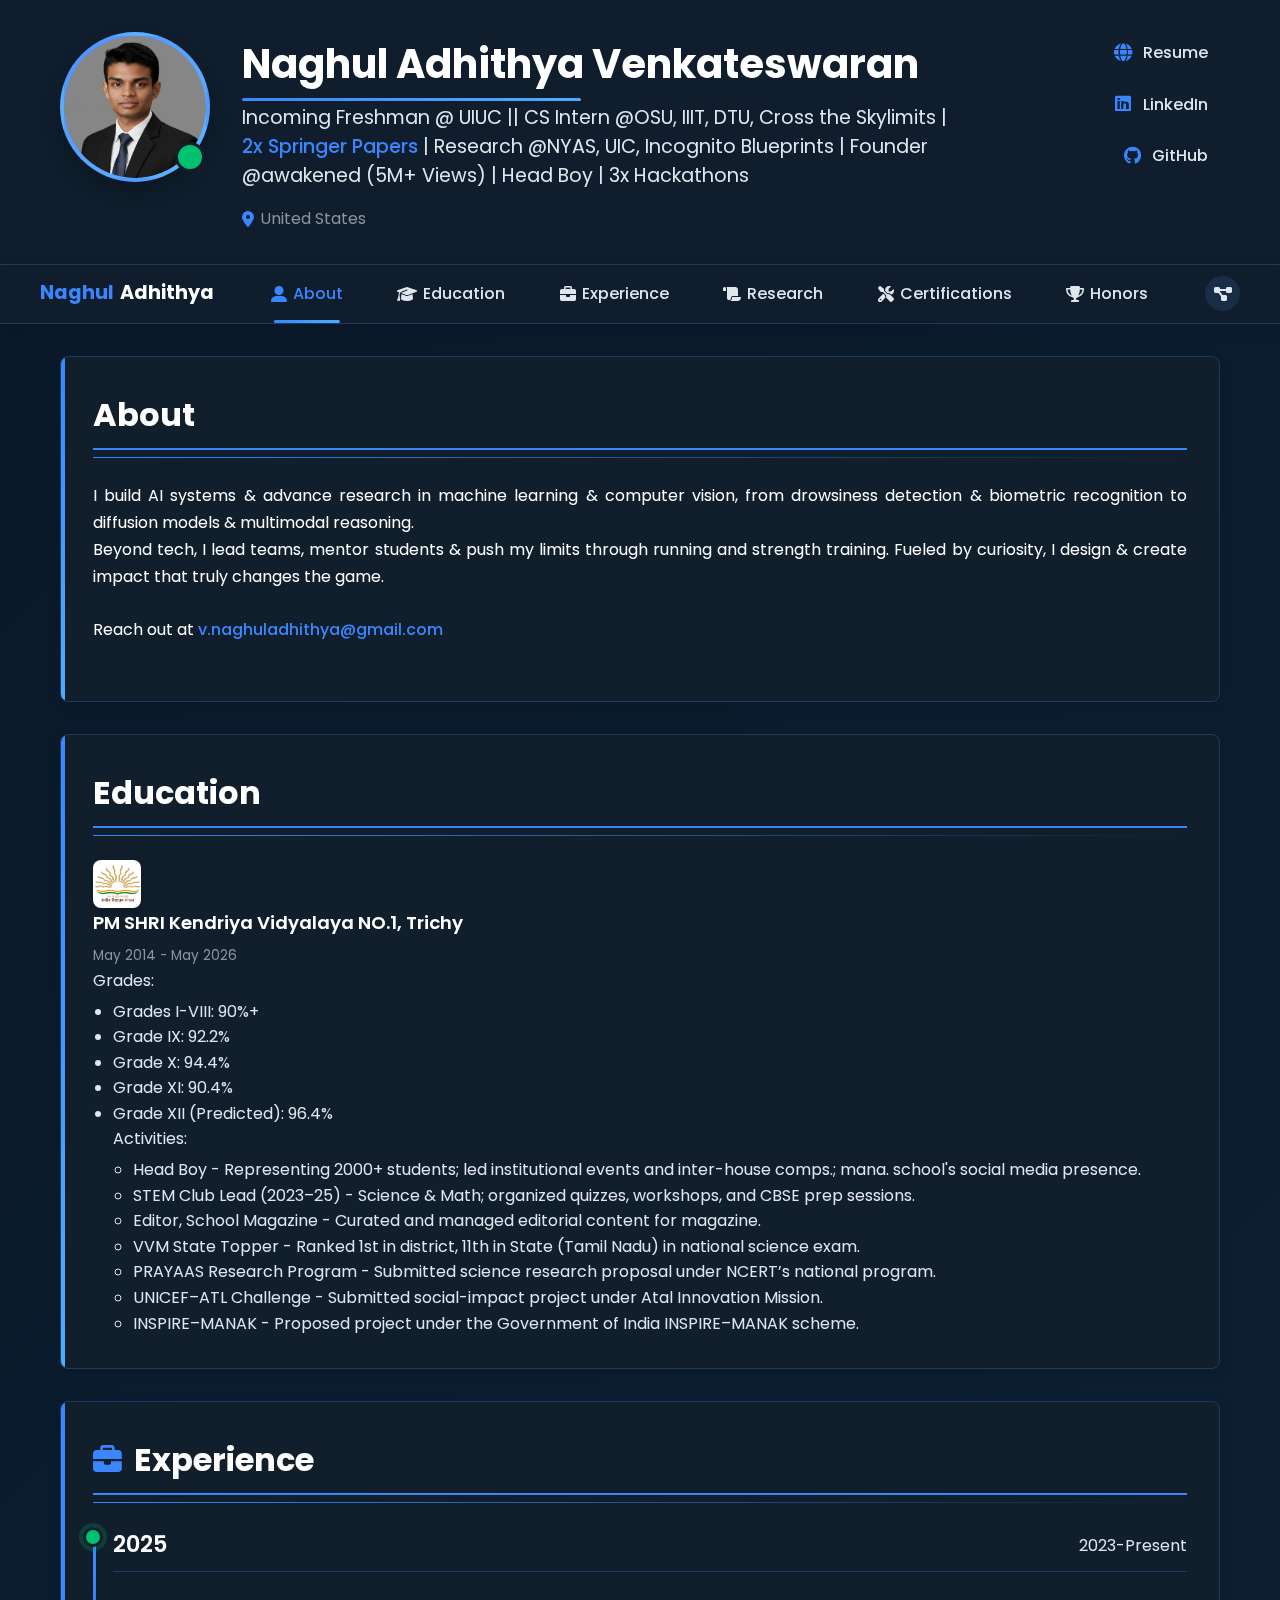
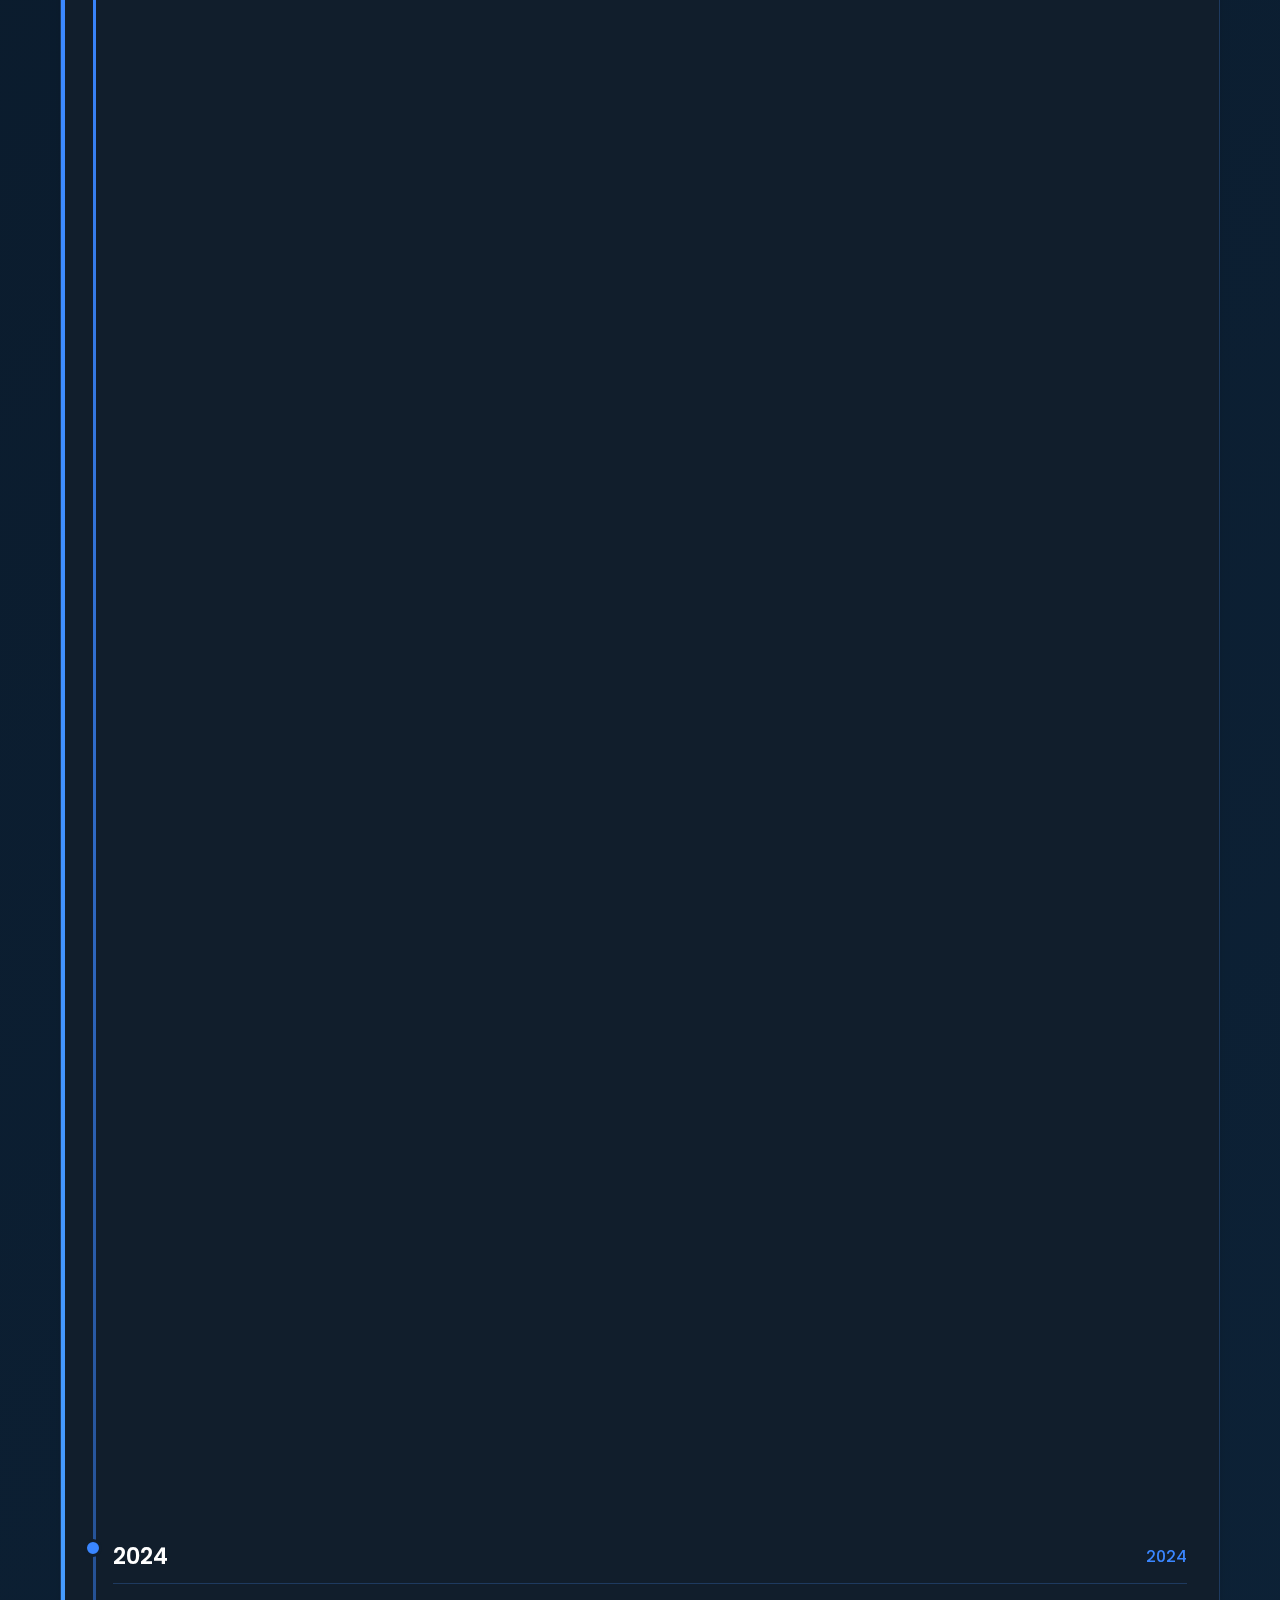
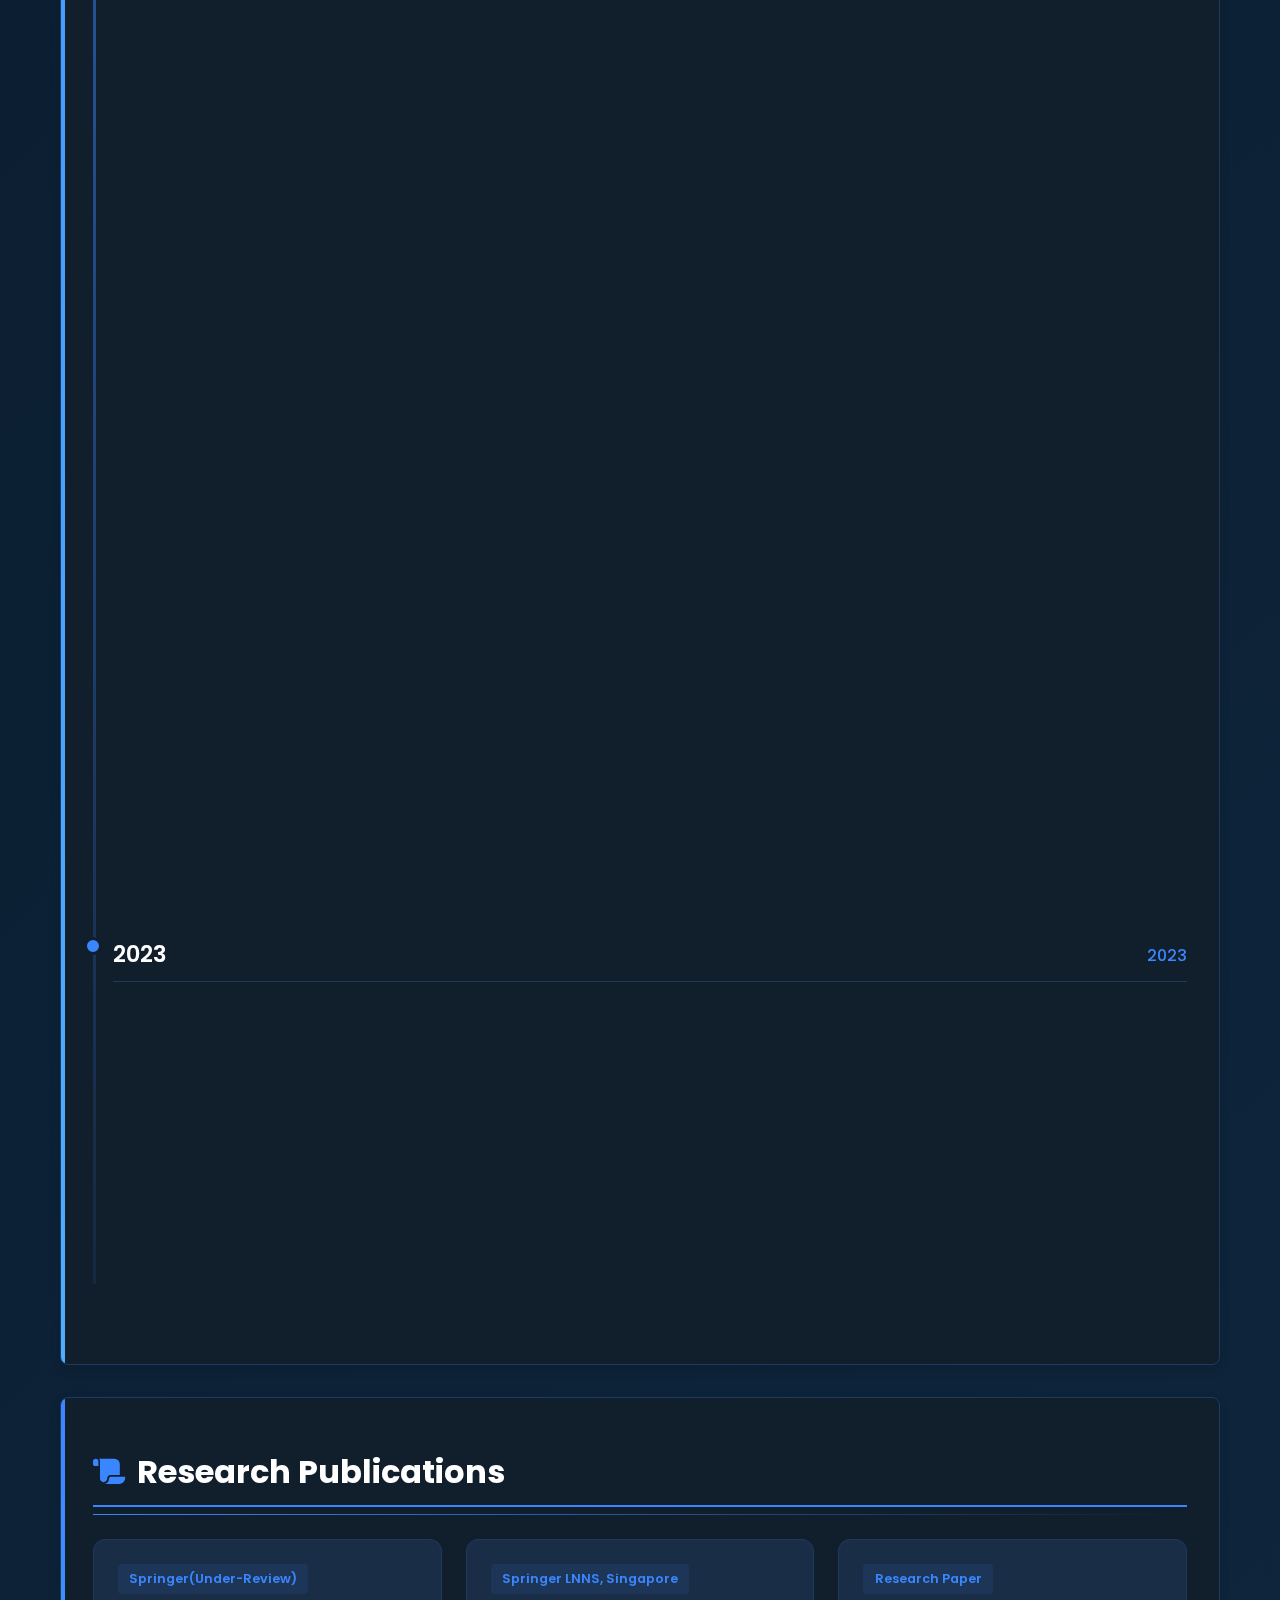
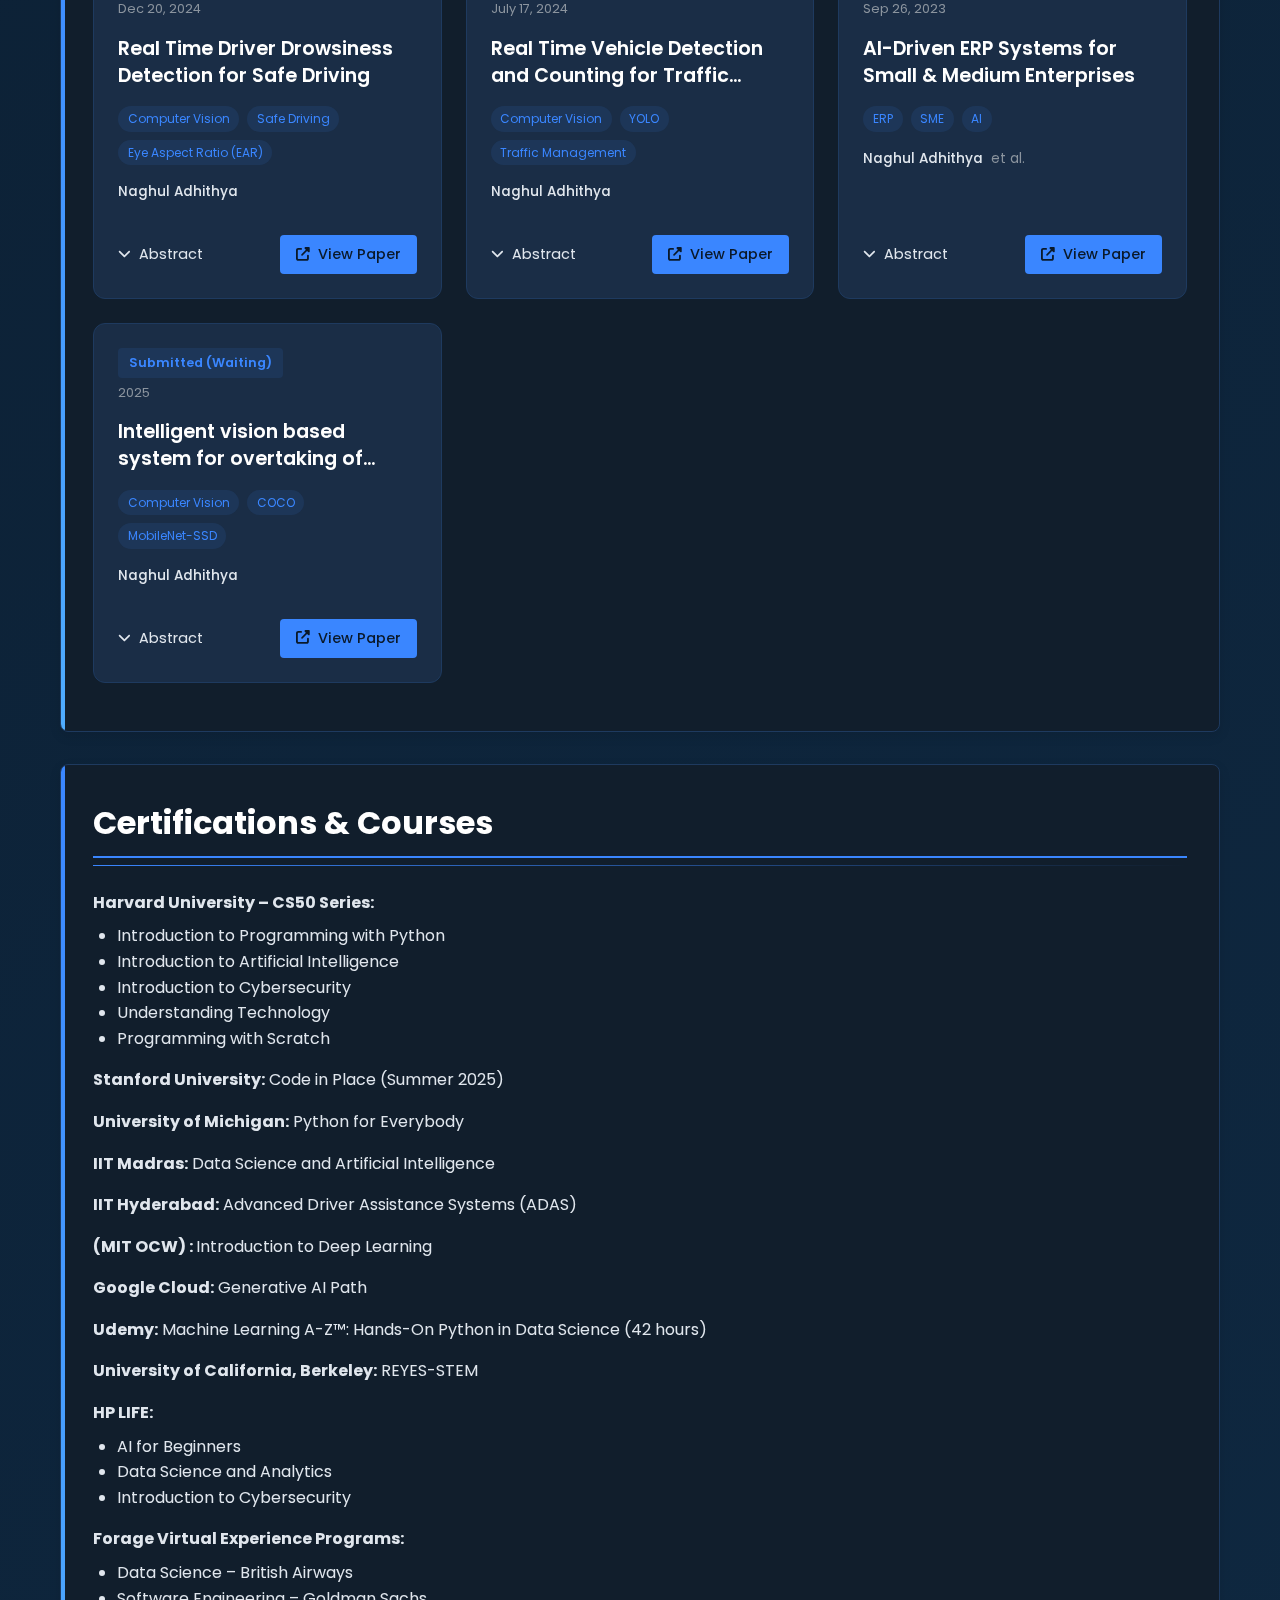
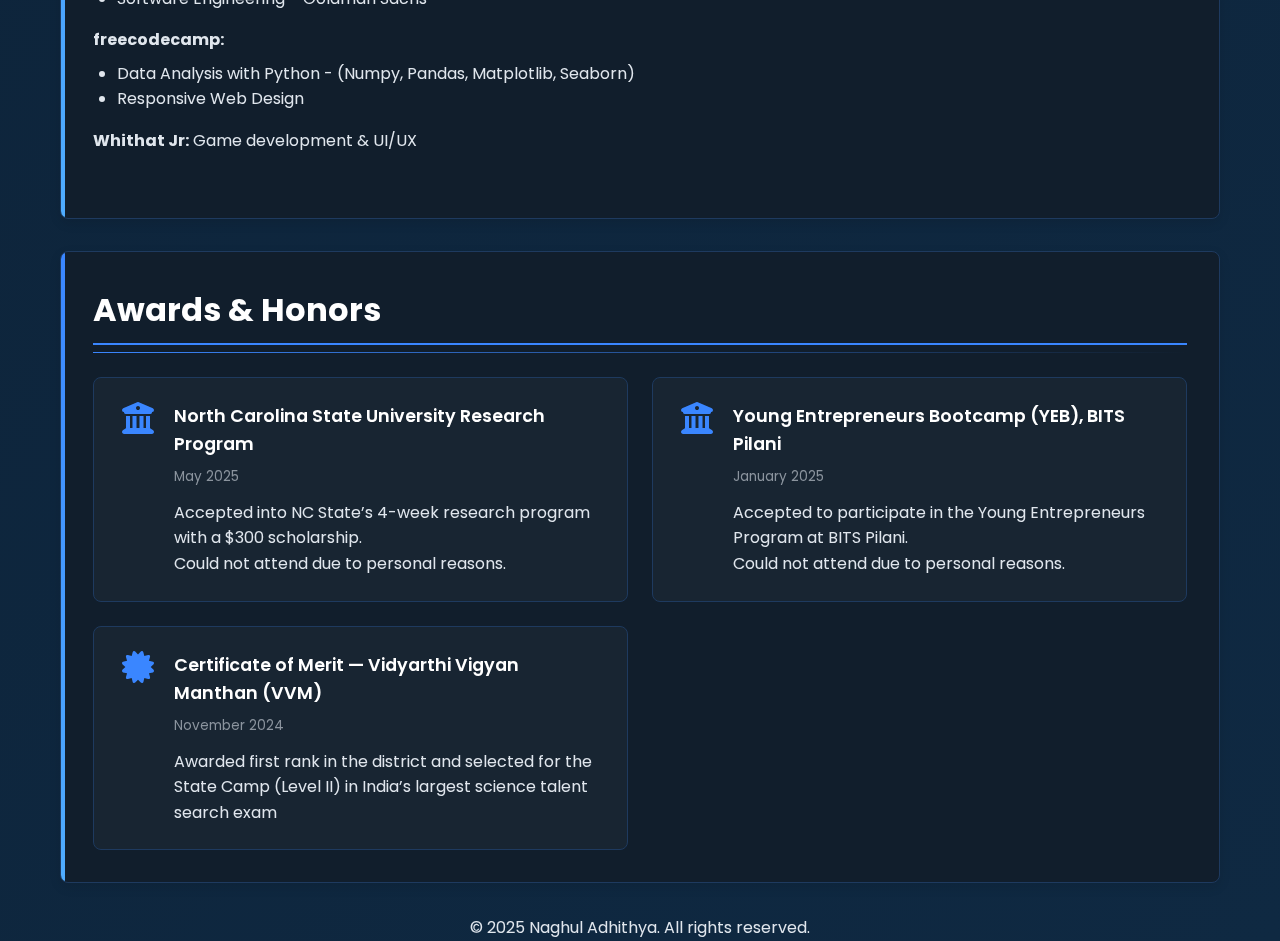
<file: index.html>
<!DOCTYPE html>
<html lang="en">
<head>
    <meta charset="UTF-8">
    <meta name="viewport" content="width=device-width, initial-scale=1.0">
    <title>Naghul Adhithya - Portfolio</title>
    <link rel="icon" href="/images/profile.png" type="image/png">


      <!-- SEO Meta Tags -->
    <title>Naghul Adhithya | AI Researcher & Innovator</title>
    <meta name="description" content="Official website of Naghul Adhithya, an AI researcher, innovator, and student working at the intersection of computer vision, LLMs, and social impact.">
    <meta name="author" content="Naghul Adhithya">

  <!-- Open Graph (for LinkedIn, WhatsApp, Facebook, etc.) -->
    <meta property="og:title" content=" Adhithya | Portfolio">
    <meta property="og:description" content="Explore the portfolio and research work of Naghul Adhithya, focused on AI, ML, and computer vision projects.">
    <meta property="og:image" content="https://naghuladhithya.github.io/images/naghul.png"> 
    <meta property="og:url" content="https://naghuladhithya.github.io/">
    <meta property="og:type" content="website">

  <!-- Twitter Card -->
    <meta name="twitter:card" content="summary_large_image">
    <link rel="stylesheet" href="https://cdnjs.cloudflare.com/ajax/libs/font-awesome/6.4.0/css/all.min.css">
    <style>
        @import url('https://fonts.googleapis.com/css2?family=Poppins:wght@300;400;500;600;700&family=Montserrat:wght@400;500;600;700&display=swap');

        :root {
            --primary: #0a1929;
            --secondary: #111e2c;
            --accent: #3a86ff;
            --accent-gradient: linear-gradient(135deg, #3a86ff 0%, #4facfe 100%);
            --accent-soft: rgba(58, 134, 255, 0.15);
            --text: #e0e6ed;
            --text-muted: #8b949e;
            --text-bright: #ffffff;
            --border: #1e3a5f;
            --card: #0f1923;
            --hover: #1a2d46;
            --success: #00c16e;
            --warning: #ffd166;
            --danger: #ef476f;
            --gradient-bg: linear-gradient(135deg, #0a1929 0%, #0f2942 100%);
        }

        * {
            margin: 0;
            padding: 0;
            box-sizing: border-box;
            font-family: 'Poppins', -apple-system, BlinkMacSystemFont, 'Segoe UI', Roboto, Oxygen, Ubuntu, Cantarell, 'Open Sans', 'Helvetica Neue', sans-serif;
        }

        html {
            scroll-behavior: smooth;
        }

        body {
            background-color: var(--primary);
            background-image: var(--gradient-bg);
            color: var(--text);
            line-height: 1.6;
        }

        .container {
            max-width: 1200px;
            margin: 0 auto;
            padding: 0 20px;
        }

        /* Animated Background */
        .bg-animation {
            position: fixed;
            top: 0;
            left: 0;
            width: 100%;
            height: 100%;
            z-index: -1;
            opacity: 0.4;
            overflow: hidden;
        }

        .bg-animation span {
            position: absolute;
            display: block;
            width: 20px;
            height: 20px;
            background: rgba(58, 134, 255, 0.1);
            border-radius: 50%;
            animation: animate 25s linear infinite;
        }

        .bg-animation span:nth-child(1) {
            left: 25%;
            width: 80px;
            height: 80px;
            animation-delay: 0s;
        }


        .bg-animation span:nth-child(2) {
            left: 10%;
            width: 20px;
            height: 20px;
            animation-delay: 2s;
            animation-duration: 12s;
        }

        .bg-animation span:nth-child(3) {
            left: 70%;
            width: 20px;
            height: 20px;
            animation-delay: 4s;
        }

        .bg-animation span:nth-child(4) {
            left: 40%;
            width: 60px;
            height: 60px;
            animation-delay: 0s;
            animation-duration: 18s;
        }

        .bg-animation span:nth-child(5) {
            left: 65%;
            width: 20px;
            height: 20px;
            animation-delay: 0s;
        }

        .bg-animation span:nth-child(6) {
            left: 75%;
            width: 110px;
            height: 110px;
            animation-delay: 3s;
        }

        .bg-animation span:nth-child(7) {
            left: 35%;
            width: 150px;
            height: 150px;
            animation-delay: 7s;
        }

        .bg-animation span:nth-child(8) {
            left: 50%;
            width: 25px;
            height: 25px;
            animation-delay: 15s;
            animation-duration: 45s;
        }

        .bg-animation span:nth-child(9) {
            left: 20%;
            width: 15px;
            height: 15px;
            animation-delay: 2s;
            animation-duration: 35s;
        }

        .bg-animation span:nth-child(10) {
            left: 85%;
            width: 150px;
            height: 150px;
            animation-delay: 0s;
            animation-duration: 11s;
        }

        @keyframes animate {
            0% {
                transform: translateY(0) rotate(0deg);
                opacity: 1;
                border-radius: 50%;
            }

            100% {
                transform: translateY(-1000px) rotate(720deg);
                opacity: 0;
                border-radius: 50%;
            }
        }


        .certifications {
  margin: 2rem 0;
  font-family: Arial, sans-serif;
}

.certifications h2 {
  font-size: 1.8rem;
  margin-bottom: 1rem;
  color: #333;
}

.certification-list {
  list-style-type: none;
  padding: 0;
}

.certification-list > li {
  margin-bottom: 1rem;
}

.certification-group ul {
  margin-top: 0.5rem;
  padding-left: 1.5rem;
  list-style-type: disc;
}

.certification-item {
  margin-bottom: 0.5rem;
}




/* Styling for Summary Section */
.section-title {
  font-size: 32px;
  margin-bottom: 20px;
  text-align: center;
  color: white; /* Make section title white too */
}

#about h2 {
  font-size: 24px;
  margin-top: 20px;
  color: white; /* Changed to white */
}

#about p {
  text-align: justify;
  line-height: 1.7;
  color: white; /* Changed to white */
}



        /* Header Styling */
        header {
            background-color: rgba(17, 30, 44, 0.9);
            color: var(--text-bright);
            padding: 2rem 0;
            border-bottom: 1px solid var(--border);
            backdrop-filter: blur(10px);
            -webkit-backdrop-filter: blur(10px);
            position: relative;
        }

        .profile-header {
            display: flex;
            flex-direction: column;
            gap: 1.5rem;
        }

        .profile-header-top {
            display: flex;
            justify-content: space-between;
            align-items: flex-start;
            flex-wrap: wrap;
            gap: 2rem;
        }

        .profile-image-container {
            position: relative;
        }

        .profile-image {
            width: 150px;
            height: 150px;
            border-radius: 50%;
            object-fit: cover;
            background: var(--accent-gradient);
            display: flex;
            align-items: center;
            justify-content: center;
            color: var(--text-bright);
            font-size: 3rem;
            border: 4px solid rgba(255, 255, 255, 0.1);
            box-shadow: 0 10px 20px rgba(0, 0, 0, 0.2);
            position: relative;
            z-index: 1;
            overflow: hidden;
        }

        .profile-image::before {
            content: '';
            position: absolute;
            width: 100%;
            height: 100%;
            background: linear-gradient(135deg, rgba(58, 134, 255, 0.8), rgba(111, 191, 252, 0.4));
            animation: rotate 4s linear infinite;
        }

        @keyframes rotate {
            0% {
                transform: rotate(0deg);
            }
            100% {
                transform: rotate(360deg);
            }
        }

        .profile-status {
            position: absolute;
            bottom: 10px;
            right: 5px;
            width: 30px;
            height: 30px;
            background-color: var(--success);
            border-radius: 50%;
            border: 3px solid var(--secondary);
            z-index: 2;
        }

        .profile-info {
            flex: 1;
            min-width: 300px;
        }

        .profile-name {
            font-size: 2.5rem;
            font-weight: 700;
            margin-bottom: 0.5rem;
            color: var(--text-bright);
            position: relative;
            display: inline-block;
        }

        .profile-name::after {
            content: '';
            position: absolute;
            width: 50%;
            height: 3px;
            bottom: -5px;
            left: 0;
            background: var(--accent-gradient);
            border-radius: 10px;
        }

        .profile-title {
            font-size: 1.2rem;
            color: var(--text);
            margin-bottom: 1rem;
            line-height: 1.5;
        }

        .highlight {
            color: var(--accent);
            font-weight: 500;
        }

        .profile-location {
            color: var(--text-muted);
            display: flex;
            align-items: center;
            gap: 6px;
        }

        .profile-location i {
            color: var(--accent);
        }

        .contact-info {
            text-align: right;
            min-width: 200px;
        }

        .contact-links {
            display: flex;
            flex-direction: column;
            gap: 10px;
        }

        .contact-link {
            display: flex;
            align-items: center;
            justify-content: flex-end;
            gap: 8px;
            color: var(--text);
            text-decoration: none;
            transition: all 0.3s ease;
            padding: 8px 12px;
            border-radius: 6px;
        }

        .contact-link:hover {
            background-color: var(--hover);
            transform: translateX(-5px);
        }

        .contact-link i {
            font-size: 18px;
            width: 24px;
            text-align: center;
            color: var(--accent);
        }

        .contact-link span {
            font-weight: 500;
        }

        /* Navigation Styling */
        .nav {
            background-color: rgba(17, 30, 44, 0.95);
            position: sticky;
            top: 0;
            z-index: 100;
            border-bottom: 1px solid var(--border);
            backdrop-filter: blur(10px);
            -webkit-backdrop-filter: blur(10px);
            box-shadow: 0 4px 12px rgba(0, 0, 0, 0.1);
            transition: all 0.3s ease;
        }

        .nav.scrolled {
            padding: 5px 0;
            background-color: rgba(10, 25, 41, 0.98);
        }

        .nav-container {
            display: flex;
            justify-content: space-between;
            align-items: center;
            padding: 0;
        }

        .nav-logo {
            font-weight: 700;
            font-size: 1.2rem;
            color: var(--text-bright);
            text-decoration: none;
            display: flex;
            align-items: center;
            gap: 6px;
        }

        .nav-logo .logo-highlight {
            color: var(--accent);
        }

        .nav-list {
            display: flex;
            list-style: none;
            gap: 1rem;
            flex-wrap: wrap;
            justify-content: center;
        }

        .nav-item a {
            color: var(--text);
            text-decoration: none;
            padding: 1rem 1.2rem;
            border-radius: 4px;
            transition: all 0.3s ease;
            position: relative;
            font-weight: 500;
            display: flex;
            align-items: center;
            gap: 6px;
        }

        .nav-item a::before {
            content: '';
            position: absolute;
            width: 0;
            height: 3px;
            bottom: 0;
            left: 50%;
            background: var(--accent-gradient);
            transform: translateX(-50%);
            transition: width 0.3s ease;
            border-radius: 3px;
        }

        .nav-item a:hover {
            color: var(--text-bright);
        }

        .nav-item a:hover::before {
            width: 60%;
        }

        .nav-item.active a {
            color: var(--accent);
        }

        .nav-item.active a::before {
            width: 60%;
        }

        /* Social Icons at Nav */
        .nav-social {
            display: flex;
            gap: 10px;
        }

        .social-icon {
            width: 35px;
            height: 35px;
            display: flex;
            align-items: center;
            justify-content: center;
            border-radius: 50%;
            color: var(--text);
            background-color: var(--hover);
            transition: all 0.3s ease;
            text-decoration: none;
        }

        .social-icon:hover {
            background: var(--accent-gradient);
            color: var(--text-bright);
            transform: translateY(-3px);
        }

        /* Mobile Menu */
        .mobile-menu-btn {
            display: none;
            background: none;
            border: none;
            color: var(--text);
            font-size: 1.5rem;
            cursor: pointer;
        }

        @media (max-width: 992px) {
            .profile-header-top {
                flex-direction: column;
                align-items: center;
                text-align: center;
            }

            .profile-name::after {
                left: 50%;
                transform: translateX(-50%);
            }

            .contact-info {
                text-align: center;
                margin-top: 1rem;
            }

            .contact-links {
                flex-direction: row;
                flex-wrap: wrap;
                justify-content: center;
                gap: 15px;
            }

            .contact-link {
                justify-content: center;
                padding: 10px 15px;
            }

            .nav-container {
                padding: 0.5rem 0;
            }

            .nav-list {
                display: none;
                flex-direction: column;
                width: 100%;
                position: absolute;
                top: 100%;
                left: 0;
                background-color: var(--secondary);
                padding: 1rem 0;
                border-bottom: 1px solid var(--border);
                z-index: 200;
            }

            .nav-list.active {
                display: flex;
            }

            .nav-social {
                display: none;
            }

            .mobile-menu-btn {
                display: block;
            }
        }

        /* Section styling for reference */
        .section {
            margin: 2rem 0;
            padding: 2rem;
            background-color: var(--secondary);
            border-radius: 12px;
            border: 1px solid var(--border);
            box-shadow: 0 4px 20px rgba(0,0,0,0.15);
            transition: transform 0.3s ease, box-shadow 0.3s ease;
            position: relative;
            overflow: hidden;
        }

        .section:hover {
            transform: translateY(-5px);
            box-shadow: 0 10px 30px rgba(0,0,0,0.25);
        }

        .section::before {
            content: '';
            position: absolute;
            top: 0;
            left: 0;
            width: 4px;
            height: 100%;
            background: var(--accent-gradient);
            border-radius: 4px;
        }

        .section-title {
            font-size: 1.8rem;
            font-weight: 700;
            margin-bottom: 1.8rem;
            color: var(--text-bright);
            border-bottom: 2px solid var(--border);
            padding-bottom: 0.8rem;
            display: flex;
            align-items: center;
            gap: 10px;
        }

        .section-title i {
            color: var(--accent);
        }
    </style>
</head>
<body>
    <!-- Animated Background -->
    <div class="bg-animation">
        <span></span>
        <span></span>
        <span></span>
        <span></span>
        <span></span>
        <span></span>
        <span></span>
        <span></span>
        <span></span>
        <span></span>
    </div>

    <header>
        <div class="container">
            <div class="profile-header">
                <div class="profile-header-top">
                    <div class="profile-image-container">
                        <img src="images/naghul.png" alt="Naghul Adhithya" class="profile-image">
                        <div class="profile-status"></div>
                    </div>
                    <div class="profile-info">
                        <h1 class="profile-name">Naghul Adhithya Venkateswaran</h1>
                        <p class="profile-title">
                          Incoming Freshman @ UIUC || CS Intern @OSU, IIIT, DTU, Cross the Skylimits | 
<br>
<span class="highlight">2x Springer Papers</span> | Research @NYAS, UIC, Incognito Blueprints | Founder @awakened (5M+ Views) | Head Boy | 3x Hackathons
                        </p>
                        <p class="profile-location"><i class="fas fa-map-marker-alt"></i>United States</p>

                    </div>
                    <div class="contact-info">
                        <div class="contact-links">
            </a>
         <a href="resume.pdf" target="_blank" class="contact-link">
                                <i class="fas fa-globe"></i>
                                <span>Resume</span>

                            <a href="https://www.linkedin.com/in/naghuladhithya" target="_blank" class="contact-link">
                                <i class="fab fa-linkedin"></i>
                                <span>LinkedIn</span>
                            </a>
                            <a href="https://github.com/naghuladhithya" target="_blank" class="contact-link">
                                <i class="fab fa-github"></i>
                                <span>GitHub</span>
                
                            </a>
                        </div>
                    </div>
                </div>
            </div>
        </div>
    </header>

    <nav class="nav">
        <div class="container nav-container">
            <a href="#" class="nav-logo">
                <span class="logo-highlight">Naghul</span>Adhithya
            </a>

            <button class="mobile-menu-btn">
                <i class="fas fa-bars"></i>
            </button>

            <ul class="nav-list">
                <li class="nav-item active"><a href="#summary"><i class="fas fa-user-alt"></i> About</a></li>
                <li class="nav-item"><a href="#education"><i class="fas fa-graduation-cap"></i> Education</a></li>
                <li class="nav-item"><a href="#experience"><i class="fas fa-briefcase"></i> Experience</a></li>
                <li class="nav-item"><a href="#publications"><i class="fas fa-scroll"></i> Research</a></li>
                <li class="nav-item"><a href="#certifications"><i class="fas fa-tools"></i> Certifications</a></li>
                <li class="nav-item"><a href="#awards"><i class="fas fa-trophy"></i> Honors</a></li>

            </ul>

            <div class="nav-social">
                <a href="https://gravatar.com/jovial3869343bf6" target="_blank" class="social-icon">
                    <i class="fa-solid fa-diagram-project"></i>
                </a>
        </div>
    </nav>

    <!-- Main content sections would follow here -->

    <!-- JavaScript for interactive elements -->
    <script>
        // Add scroll class to navigation
        window.addEventListener('scroll', function() {
            const nav = document.querySelector('.nav');
            if (window.scrollY > 0) {
                nav.classList.add('scrolled');
            } else {
                nav.classList.remove('scrolled');
            }
        });

        // Mobile menu toggle
        const mobileMenuBtn = document.querySelector('.mobile-menu-btn');
        const navList = document.querySelector('.nav-list');

        mobileMenuBtn.addEventListener('click', function() {
            navList.classList.toggle('active');
        });

        // Navigation active state
        const navLinks = document.querySelectorAll('.nav-item a');
        const sections = document.querySelectorAll('section');

        window.addEventListener('scroll', function() {
            let current = '';

            sections.forEach(section => {
                const sectionTop = section.offsetTop;
                const sectionHeight = section.clientHeight;

                if (pageYOffset >= sectionTop - 200) {
                    current = section.getAttribute('id');
                }
            });

            navLinks.forEach(link => {
                link.parentElement.classList.remove('active');
                if (link.getAttribute('href').substring(1) === current) {
                    link.parentElement.classList.add('active');
                }
            });
        });
    </script>
</body>
</html>



<!-- Custom CSS (place in <style> tag or external CSS) -->
<style>
  /* Fade Effect */
  .carousel-fade .carousel-item {
    opacity: 0;
    transition: opacity 1s ease-in-out;
  }
  .carousel-fade .carousel-item.active {
    opacity: 1;
  }

  /* Custom Navigation */
  .carousel-control-prev i,
  .carousel-control-next i {
    font-size: 2.5rem;
    color: white;
    background-color: rgba(0, 0, 0, 0.5);
    padding: 10px;
    border-radius: 50%;
  }

  .carousel-control-prev i:hover,
  .carousel-control-next i:hover {
    background-color: rgba(0, 0, 0, 0.8);
  }

  /* Responsive */
  @media (max-width: 768px) {
    .carousel-control-prev i,
    .carousel-control-next i {
      font-size: 1.8rem;
      padding: 8px;
    }
  }
</style>

<!-- Include before closing </body> -->
<script src="https://code.jquery.com/jquery-3.5.1.slim.min.js"></script>
<script src="https://cdn.jsdelivr.net/npm/@popperjs/core@2.9.3/dist/umd/popper.min.js"></script>
<script src="https://stackpath.bootstrapcdn.com/bootstrap/4.5.2/js/bootstrap.min.js"></script>



    <main class="container">
               <section class="section" id="summary">
            <h2 class="section-title">About</h2>
            <section id="about">

  <p>I build AI systems & advance research in machine learning & computer vision, from drowsiness detection & biometric recognition to diffusion models & multimodal reasoning.</p>
<p>Beyond tech, I lead teams, mentor students & push my limits through running and strength training. Fueled by curiosity, I design & create impact that truly changes the game.</p>
                <br>
<p>Reach out at <span class="highlight">v.naghuladhithya@gmail.com</span></p>

</section>
<br>
        </section>

        <section class="section" id="education">
            <h2 class="section-title">Education</h2>

            <div class="education-item">
                 <div class="experience-logo" style="
        background-image: url('images/kv.png'); 
        background-size: cover;
        background-position: center;
        width: 48px;
        height: 48px;
        border-radius: 8px;">
      </div>
                <div class="item-header">
                    <h3 class="item-title">PM SHRI Kendriya Vidyalaya NO.1, Trichy</h3>
                    <span class="item-date">May 2014 - May 2026</span>
                </div>
                    <div class="education-detail-item">
    <span class="education-detail-label">Grades:</span>

    <ul style="margin-top: 5px; padding-left: 20px;">
        <li>Grades I-VIII: 90%+</li>
        <li>Grade IX: 92.2%</li>
        <li>Grade X: 94.4%</li>
        <li>Grade XI: 90.4%</li>
        <li>Grade XII (Predicted): 96.4%</li>

   <span class="education-detail-label">Activities:</span>
                    
                         <ul style="margin-top: 5px; padding-left: 20px;">
        <li>Head Boy - Representing 2000+ students; led institutional events and inter-house comps.; mana. school's social media presence.</li>
        <li> STEM Club Lead (2023–25) - Science & Math; organized quizzes, workshops, and CBSE prep sessions.</li>
        <li> Editor, School Magazine - Curated and managed editorial content for magazine.</li>
        <li>VVM State Topper - Ranked 1st in district, 11th in State (Tamil Nadu) in national science exam.</li>
        <li>PRAYAAS Research Program - Submitted science research proposal under NCERT’s national program.</li>
                             <li>UNICEF–ATL Challenge - Submitted social-impact project under Atal Innovation Mission.</li>
                             <li>INSPIRE–MANAK - Proposed project under the Government of India INSPIRE–MANAK scheme.</li>
    </ul>
                     
</div>




                </div>
            </div>
        </section>

        <section class="section" id="experience">
    <h2 class="section-title"><i class="fas fa-briefcase"></i> Experience</h2>

    <div class="timeline">


  <!-- Current/Recent Experiences -->

<!-- 2025 Experiences -->
<div class="timeline-group current">
  <div class="timeline-heading">
      <h3 class="timeline-period">2025</h3>
    <span>2023-Present</span>

  </div>


     
      <!-- DTU -->
  <div class="experience-item">
    <div class="experience-header">
      <div class="experience-logo" style="
        background-image: url('images/DTU.png'); 
        background-size: cover;
        background-position: center;
        width: 48px;
        height: 48px;
        border-radius: 8px;">
      </div>
      <div class="experience-title-container">
        <h3 class="item-title">
Computer Science Intern</h3>
        <div class="item-subtitle">Delhi Technical Univeristy</div>
      </div>
      <div class="experience-date">
        <span class="item-date">June 2025- Sep 2025</span>
      </div>
    </div>
    <div class="experience-content">
      <div class="item-location-container">
        <i class="fas fa-map-marker-alt"></i>
        <span class="item-location">Delhi, India · Remote</span>
      </div>
      <div class="item-description">
        <ul>
          <li>Developed a multimodal biometric recognition system integrating keystroke dynamics and additional biometric modalities, achieving 99.47% accuracy.

            <li>Implemented deep learning models optimized with metaheuristic algorithms, improving classification performance and feature extraction efficiency.</li>
<li>Evaluated system robustness and scalability across multiple biometric inputs, ensuring reliable identification under diverse conditions.</li>

        </ul>
          <li>Mentor: Dr. Indu Singh</li>
      </div>
    </div>
  </div>

 <!-- OSU -->
  <div class="experience-item">
    <div class="experience-header">
      <div class="experience-logo" style="
        background-image: url('images/OSU.png'); 
        background-size: cover;
        background-position: center;
        width: 48px;
        height: 48px;
        border-radius: 8px;">
      </div>
      <div class="experience-title-container">
        <h3 class="item-title">CS Intern – OSU CETI Lab</h3>
        <div class="item-subtitle">The Ohio State University</div>
      </div>
      <div class="experience-date">
        <span class="item-date">June 2025- Aug 2025</span>
      </div>
    </div>
    <div class="experience-content">
      <div class="item-location-container">
        <i class="fas fa-map-marker-alt"></i>
        <span class="item-location">Columbus, Ohio, United States · Remote</span>
      </div>
      <div class="item-description">
        <ul>

<li>Research on Human vs LLM based solutions - Contributed to research exploring AI-assisted programming and human-AI problem-solving strategies.</li>
<li>Designed and implemented an object-oriented calculator, benchmarked it against an LLM-generated implementation to evaluate human versus AI approaches.</li>

        </ul>
          <li>Mentor: Prof. Rajiv Ramnath</li>
      </div>
    </div>
  </div>


     <!-- IIIT -->
  <div class="experience-item">
    <div class="experience-header">
      <div class="experience-logo" style="
        background-image: url('images/IIIT.png'); 
        background-size: cover;
        background-position: center;
        width: 48px;
        height: 48px;
        border-radius: 8px;">
      </div>
      <div class="experience-title-container">
        <h3 class="item-title">CS Intern </h3>
        <div class="item-subtitle">Indian Institute of Information Technology, Tiruchirappalli</div>
      </div>
      <div class="experience-date">
        <span class="item-date">May 2025-June 2025</span>
      </div>
    </div>
    <div class="experience-content">
      <div class="item-location-container">
        <i class="fas fa-map-marker-alt"></i>
        <span class="item-location">Tiruchirappalli, Tamil Nadu, India · In-Person</span>
      </div>
      <div class="item-description">
        <ul>
          <li>Developed a LoRA-enhanced FLUX.1-dev framework for prompt-to-pencil sketch rendering and color image generation, boosting artistic style transfer accuracy by 15%.</li>
            <li>Optimized diffusion sampling and prompt conditioning for semantic-aware latent colorization, enhancing texture preservation by 20%.</li>

        </ul>
          <li>Mentor : Dr. T Sugirtha</li>
      </div>
    </div>
  </div>


      <!-- CTS -->
  <div class="experience-item">
    <div class="experience-header">
      <div class="experience-logo" style="
        background-image: url('images/CTS.png'); 
        background-size: cover;
        background-position: center;
        width: 48px;
        height: 48px;
        border-radius: 8px;">
      </div>
      <div class="experience-title-container">
        <h3 class="item-title">
Visual Systems Intern – UI/UX & Engagement Design</h3>
        <div class="item-subtitle">Cross the Skylimits</div>
      </div>
      <div class="experience-date">
        <span class="item-date">June 2025-July 2025</span>
      </div>
    </div>
    <div class="experience-content">
      <div class="item-location-container">
        <i class="fas fa-map-marker-alt"></i>
          <span class="item-location">India · Remote</span>
      </div>
      <div class="item-description">
        <ul>
          <li> Redesigned UI/UX for LinkedIn and Instagram, boosting engagement by 20%.</li>
            <li>Developed scalable design systems, optimizing user flows for 30% higher conversions.</li>
            <li> Conducted A/B testing to refine branding pipelines and visual narratives.</li>
        </ul>
      </div>
    </div>
  </div>



  <!-- Awakened -->
  <div class="experience-item">
    <div class="experience-header">
      <div class="experience-logo" style="background-color:#f7931e; display:flex; align-items:center; justify-content:center;">
        <span>awakened</span>
      </div>
      <div class="experience-title-container">
        <h3 class="item-title">Founder</h3>
        <div class="item-subtitle">awakened · Self-employed</div>
      </div>
      <div class="experience-date">
        <span class="item-date">April 2025 - July 2025</span>
      </div>
    </div>
    <div class="experience-content">
      <div class="item-description">
        <ul>
          <li>‣ Built a high-impact vlog/blog community on YouTube and Quora, scaling to 5M+ views across educational and motivational content.</li>
          <li>Create gym and running-focused motivational videos on Instagram, reaching 50K+ views and cultivating a wellness-oriented student following.</li>
          <li>Developed daily challenge systems to enhance academic consistency and discipline, driving a 25% increase in user engagement.</li>
        </ul>
      </div>
    </div>
  </div>
</div>

<!-- 2024 Experiences -->

<div class="timeline-group">
  <div class="timeline-heading">
    <h3>2024</h3>
    <span class="timeline-period">2024</span>
  </div>


<!-- Abacus -->
     <div class="experience-item">
    <div class="experience-header">
      <div class="experience-logo" style="
        background-image: url('https://is1-ssl.mzstatic.com/image/thumb/Purple221/v4/8f/09/36/8f09363c-1348-f137-87b7-0edccb936a22/AppIcon-0-0-1x_U007emarketing-0-8-0-0-85-220.png/1200x600wa.png');
        background-size: cover;
        background-position: center;
        width: 48px;
        height: 48px;
        border-radius: 8px;">
      </div>
      <div class="experience-title-container">
        <h3 class="item-title">Teaching Assistant – Cognitive Math </h3>
        <div class="item-subtitle">UCMAS</div>
      </div>
      <div class="experience-date">
        <span class="item-date">Apr 2022 - Dec 2024</span>
      </div>
    </div>
    <div class="experience-content">
      <div class="item-location-container">
        <i class="fas fa-map-marker-alt"></i>
        <span class="item-location">India · On-Site</span>
      </div>
      <div class="item-description">
        <ul>
          <li>Mentored 100+ students across 8 UCMAS levels, improving calculation speeds by 30%</li>
          <li>Designed mental arithmetic drills for competitive exam preparation.</li>
            <li>Completed advanced abacus certification, enhancing cognitive training methods.</li>
        </ul>
      </div>
    </div>
  </div>

  <!-- NYAS -->
  <div class="experience-item">
    <div class="experience-header">
      <div class="experience-logo" style="
        background-image: url('images/Screenshot%202025-05-27%20203745%20(1)%20(1).jpg');
        background-size: cover;
        background-position: center;
        background-repeat: no-repeat;
        width: 48px;
        height: 48px;
        border-radius: 6px;">
      </div>
      <div class="experience-title-container">
        <h3 class="item-title">Team lead– Ethical AI for Vision Systems</h3>
        <div class="item-subtitle">The New York Academy of Sciences </div>
      </div>
      <div class="experience-date">
        <span class="item-date">Sep 2024 - Nov 2024 · 3 mos</span>
      </div>
    </div>
    <div class="experience-content">
      <div class="item-location-container">
        <i class="fas fa-map-marker-alt"></i>
        <span class="item-location">New York, United States . Remote</span>
      </div>
      <div class="item-description">
        <ul>
          <li>Led a global team of four to develop an ethical AI-powered eye-tracking system, achieving 95% accuracy in detecting drowsy driving and misinformation, enhancing road safety.</li>
          <li>Integrated OpenCV and TensorFlow for real-time vision processing, optimizing response time by 20%.</li>
          <li>Ensured AI ethics compliance, mitigating bias and ensuring trustworthy outcomes.
</li>
        </ul>
          <li>Mentor: Krishna Balasubramanian (USA)</li>
      </div>
    </div>
  </div>

  <!-- University of Illinois Chicago -->
  <div class="experience-item">
    <div class="experience-header">
      <div class="experience-logo" style="
        background-image: url('https://upload.wikimedia.org/wikipedia/commons/thumb/9/96/University_of_Illinois_at_Chicago_circle_logo.svg/640px-University_of_Illinois_at_Chicago_circle_logo.svg.png');
        background-size: cover;
        background-position: center;
        background-repeat: no-repeat;
        width: 48px;
        height: 48px;
        border-radius: 6px;">
      </div>
      <div class="experience-title-container">
        <h3 class="item-title">
Research – AI for Environmental Diagnostics</h3>
        <div class="item-subtitle">University of Illinois Chicago</div>
      </div>
      <div class="experience-date">
        <span class="item-date">Sep 2024 - Nov 2024 · 3 mos</span>
      </div>
    </div>
    <div class="experience-content">
      <div class="item-location-container">
        <i class="fas fa-map-marker-alt"></i>
        <span class="item-location">Chicago, Illinois, United States · Remote</span>
      </div>
      <div class="item-description">
        <ul>
          <li>Collaborated with a team of four to build a computer vision system for hydroponic rhizofiltration, improving filtration efficiency by 25%</li>
          <li>Modeled nutrient flows using PyTorch and temporal inference, optimizing biofiltration diagnostics.</li>
            <li>Visualized pollutant gradients with Matplotlib, enhancing urban water quality insights.</li>

        </ul>
            <li>Prof.Constance J. Jeffery</li>
      </div>
    </div>
  </div>



  </div>
<!-- 2023 Experiences -->
<div class="timeline-group">
  <div class="timeline-heading">
    <h3>2023</h3>
    <span class="timeline-period">2023</span>
  </div>

  <!-- Incognito Blueprints -->

<div class="experience-item">
  <div class="experience-header">
    <div class="experience-logo" style="
  background-image: url('images/Screenshot%202025-05-27%20203229%20(2).jpg');
  background-size: cover;
  background-position: center;
  background-repeat: no-repeat;
  width: 48px;
  height: 48px;
  border-radius: 6px;">
  </div>
    <div class="experience-title-container">
      <h3 class="item-title">Research Fellow – AI-Augmented ERP Systems for SME Retail</h3>
      <div class="item-subtitle">Incognito Blueprintts</div>
    </div>
    <div class="experience-date">
      <span class="item-date">Aug 2023 - Oct 2023 · 3 mos</span>
    </div>
  </div>
  <div class="experience-content">
    <div class="item-location-container">
      <i class="fas fa-map-marker-alt"></i>
      <span class="item-location">San Francisco, California, United States · Remote</span>
    </div>
    <div class="item-description">
   <ul>
          <li>Co-authored a research paper with a team of six, integrating Google Cloud AI, IBM Watson, and Microsoft Azure AI into open source ERP systems for SME retailers across USA, Spain, and India.</li>
          <li>Enhanced operational efficiency by 25% using Python, pandas, and MySQL for multi-country data analysis</li>
          <li>Reduced data breach risks by 20% with AI-driven threat detection and encryption.</li>
        </ul>

    </div>
  </div>
</div>

                <!-- Other experiences can be added similarly -->
            </div>
        </div>
    </div>
</section>

<style>
    @import url('https://fonts.googleapis.com/css2?family=Poppins:wght@300;400;500;600;700&family=Montserrat:wght@400;500;600;700&display=swap');
    @import url('https://cdnjs.cloudflare.com/ajax/libs/font-awesome/6.4.0/css/all.min.css');

    /* Base styling (assuming previous styles are included) */
    :root {
        --primary: #0a1929;
        --secondary: #111e2c;
        --accent: #3a86ff;
        --accent-gradient: linear-gradient(135deg, #3a86ff 0%, #4facfe 100%);
        --accent-soft: rgba(58, 134, 255, 0.15);
        --text: #e0e6ed;
        --text-muted: #8b949e;
        --text-bright: #ffffff;
        --border: #1e3a5f;
        --card: #0f1923;
        --hover: #1a2d46;
        --success: #00c16e;
        --warning: #ffd166;
        --danger: #ef476f;
        --gradient-bg: linear-gradient(135deg, #0a1929 0%, #0f2942 100%);

        /* Organization colors */
        --harvard: #A51C30;
        --stanford: #8C1515;
        --nus: #003D7C;
        --nasa: #0B3D91;
        --oxford: #002147;
        --nyas: #00539B;
        --aws: #FF9900;
    }

    /* Section styling */
    .section {
        margin: 2rem 0;
        padding: 2.5rem;
        background-color: var(--secondary);
        border-radius: 12px;
        border: 1px solid var(--border);
        box-shadow: 0 10px 30px rgba(0,0,0,0.15);
        position: relative;
        overflow: hidden;
    }

    .section-title {
        font-size: 2rem;
        font-weight: 700;
        margin-bottom: 2rem;
        color: var(--text-bright);
        display: flex;
        align-items: center;
        gap: 12px;
        position: relative;
    }

    .section-title i {
        color: var(--accent);
        font-size: 1.8rem;
    }

    .section-title::after {
        content: '';
        position: absolute;
        left: 0;
        bottom: -10px;
        width: 100%;
        height: 1px;
        background: linear-gradient(to right, var(--accent), transparent);
    }

    /* Timeline styling */
    .timeline {
        position: relative;
        padding-left: 20px;
    }

    .timeline::before {
        content: '';
        position: absolute;
        left: 0;
        top: 0;
        height: 100%;
        width: 3px;
        background: linear-gradient(to bottom, var(--accent), rgba(58, 134, 255, 0.1));
        border-radius: 5px;
    }

    .timeline-group {
        margin-bottom: 3rem;
        position: relative;
    }

    .timeline-group::before {
        content: '';
        position: absolute;
        left: -29px;
        top: 0;
        width: 12px;
        height: 12px;
        border-radius: 50%;
        background-color: var(--accent);
        border: 3px solid var(--secondary);
        z-index: 2;
    }

    .timeline-group.current::before {
        background-color: var(--success);
        box-shadow: 0 0 0 4px rgba(0, 193, 110, 0.2);
        width: 14px;
        height: 14px;
        left: -30px;
    }

    .timeline-heading {
        display: flex;
        justify-content: space-between;
        align-items: center;
        margin-bottom: 1.5rem;
        padding-bottom: 0.5rem;
        border-bottom: 1px solid var(--border);
    }

    .timeline-heading h3 {
        font-size: 1.4rem;
        font-weight: 600;
        color: var(--text-bright);
    }

    .timeline-period {
        font-size: 1rem;
        color: var(--accent);
        font-weight: 500;
    }

    /* Experience Item Styling */
    .experience-item {
        background-color: rgba(26, 45, 70, 0.5);
        border-radius: 12px;
        border: 1px solid var(--border);
        overflow: hidden;
        margin-bottom: 1.5rem;
        transition: all 0.3s ease;
        box-shadow: 0 5px 15px rgba(0, 0, 0, 0.1);
    }

    .experience-item:hover {
        transform: translateY(-5px);
        box-shadow: 0 8px 25px rgba(0, 0, 0, 0.15);
        border-color: rgba(58, 134, 255, 0.3);
    }

    .experience-header {
        display: flex;
        align-items: center;
        padding: 1.25rem;
        background: linear-gradient(to right, rgba(26, 45, 70, 0.8), rgba(15, 25, 35, 0.4));
        border-bottom: 1px solid var(--border);
        gap: 1rem;
    }

    .experience-logo {
        width: 52px;
        height: 52px;
        border-radius: 8px;
        display: flex;
        align-items: center;
        justify-content: center;
        font-weight: 700;
        color: white;
        background: var(--accent-gradient);
        font-size: 1.2rem;
        flex-shrink: 0;
        box-shadow: 0 4px 10px rgba(0, 0, 0, 0.2);
        overflow: hidden;
    }

    .experience-logo i {
        font-size: 1.5rem;
    }

    /* Organization-specific logo styles */
    .harvard-logo {
        background-color: var(--harvard);
    }

    .stanford-logo {
        background-color: var(--stanford);
    }

    .nus-logo {
        background-color: var(--nus);
    }

    .nasa-logo {
        background-color: var(--nasa);
    }

    .oxford-logo {
        background-color: var(--oxford);
    }

    .nyas-logo {
        background-color: var(--nyas);
        font-size: 0.7rem;
    }

    .aws-logo {
        background-color: var(--aws);
    }

    .experience-title-container {
        flex: 1;
    }

    .item-title {
        font-size: 1.15rem;
        font-weight: 600;
        color: var(--text-bright);
        margin-bottom: 0.3rem;
    }

    .item-subtitle {
        font-size: 0.95rem;
        color: var(--accent);
        font-weight: 500;
    }

    .experience-date {
        display: flex;
        flex-direction: column;
        align-items: flex-end;
        gap: 0.5rem;
    }

    .date-badge {
        padding: 0.2rem 0.6rem;
        border-radius: 20px;
        font-size: 0.7rem;
        font-weight: 600;
        text-transform: uppercase;
    }

    .date-badge.current {
        background-color: rgba(0, 193, 110, 0.2);
        color: var(--success);
    }

    .date-badge.completed {
        background-color: rgba(58, 134, 255, 0.2);
        color: var(--accent);
    }

    .item-date {
        font-size: 0.85rem;
        color: var(--text-muted);
    }

    .experience-content {
        padding: 1.25rem;
    }

    .item-location-container {
        display: flex;
        align-items: center;
        gap: 0.5rem;
        margin-bottom: 1rem;
        color: var(--text-muted);
        font-size: 0.9rem;
    }

    .item-location-container i {
        color: var(--accent);
        font-size: 0.85rem;
    }

    .item-description {
        color: var(--text);
        font-size: 0.95rem;
        line-height: 1.6;
    }

    .item-description p {
        margin-bottom: 0.8rem;
    }

    .highlight-text {
        color: var(--accent);
        font-weight: 500;
    }

    .fun-note {
        font-style: italic;
        color: var(--text-muted);
        font-size: 0.9rem;
    }

    .fun-note i {
        color: var(--warning);
        margin-right: 0.3rem;
    }

    /* Key achievements styling */
    .key-achievements {
        margin: 1rem 0;
        display: flex;
        flex-direction: column;
        gap: 0.8rem;
    }

    .achievement-item {
        display: flex;
        gap: 0.8rem;
    }

    .achievement-item i {
        color: var(--accent);
        margin-top: 0.3rem;
        font-size: 0.9rem;
    }

    .achievement-highlight {
        display: flex;
        align-items: center;
        gap: 0.8rem;
        margin-top: 1rem;
        padding: 0.8rem;
        background-color: rgba(58, 134, 255, 0.1);
        border-radius: 8px;
        border-left: 3px solid var(--accent);
    }

    .achievement-highlight i {
        color: var(--accent);
        font-size: 1.2rem;
    }

    .achievement-highlight p {
        margin: 0;
    }

    /* Key metrics styling */
    .key-metrics {
        display: flex;
        gap: 1.5rem;
        margin-bottom: 1.5rem;
    }

    .metric {
        text-align: center;
        flex: 1;
        padding: 1rem;
        background-color: rgba(26, 45, 70, 0.5);
        border-radius: 8px;
        border: 1px solid var(--border);
    }

    .metric-value {
        font-size: 1.8rem;
        font-weight: 700;
        color: var(--accent);
        margin-bottom: 0.3rem;
    }

    .metric-label {
        font-size: 0.8rem;
        color: var(--text-muted);
    }

    /* Skills styling */
    .experience-skills {
        display: flex;
        flex-wrap: wrap;
        gap: 0.5rem;
        margin-top: 1.5rem;
    }

    .skill-tag {
        padding: 0.3rem 0.7rem;
        border-radius: 20px;
        background-color: rgba(58, 134, 255, 0.1);
        color: var(--accent);
        font-size: 0.75rem;
        font-weight: 500;
    }

    /* List styling */
    .experience-list {
        list-style: none;
        margin: 1rem 0;
    }

    .experience-list li {
        position: relative;
        padding-left: 1.2rem;
        margin-bottom: 0.5rem;
    }

    .experience-list li::before {
        content: '•';
        position: absolute;
        left: 0;
        color: var(--accent);
    }

    /* Show more/less toggle */
    .show-more-container {
        display: flex;
        justify-content: center;
        margin: 1.5rem 0;
    }

    .show-more-btn {
        background-color: var(--hover);
        color: var(--text);
        border: 1px solid var(--border);
        padding: 0.7rem 1.5rem;
        border-radius: 30px;
        font-size: 0.9rem;
        font-weight: 500;
        cursor: pointer;
        display: flex;
        align-items: center;
        gap: 0.5rem;
        transition: all 0.3s ease;
    }

    .show-more-btn:hover {
        background-color: var(--accent-soft);
        color: var(--accent);
    }

    .show-more-btn i {
        font-size: 0.8rem;
        transition: transform 0.3s ease;
    }

    .show-more-btn.active i {
        transform: rotate(180deg);
    }

    .hidden-experiences {
        display: none;
    }

    /* Responsive tweaks */
    @media (max-width: 768px) {
        .experience-header {
            flex-direction: column;
        align-items: flex-start;
    }

    .experience-date {
        align-items: flex-start;
        width: 100%;
        margin-top: 1rem;
    }

    .key-metrics {
        flex-direction: column;
        gap: 1rem;
    }

    .metric {
        display: flex;
        align-items: center;
        text-align: left;
        gap: 1rem;
    }

    .metric-value {
        font-size: 1.5rem;
        margin-bottom: 0;
    }

    .metric-label {
        font-size: 0.9rem;
    }
}

/* Animation effects */
@keyframes fadeIn {
    from {
        opacity: 0;
        transform: translateY(20px);
    }
    to {
        opacity: 1;
        transform: translateY(0);
    }
}

.experience-item {
    animation: fadeIn 0.5s ease forwards;
    opacity: 0;
}

.experience-item:nth-child(1) {
    animation-delay: 0.1s;
}

.experience-item:nth-child(2) {
    animation-delay: 0.2s;
}

.experience-item:nth-child(3) {
    animation-delay: 0.3s;
}

.experience-item:nth-child(4) {
    animation-delay: 0.4s;
}

.experience-item:nth-child(5) {
    animation-delay: 0.5s;
}

.hidden-experiences .experience-item {
    animation-delay: 0.1s;
}
</style>

<script>
// Show more/less functionality
document.addEventListener('DOMContentLoaded', function() {
    const showMoreBtn = document.getElementById('showMoreExperiences');
    const hiddenExperiences = document.querySelector('.hidden-experiences');

    if (showMoreBtn && hiddenExperiences) {
        showMoreBtn.addEventListener('click', function() {
            if (hiddenExperiences.style.display === 'block') {
                hiddenExperiences.style.display = 'none';
                showMoreBtn.innerHTML = '<i class="fas fa-chevron-down"></i> Show More Experiences';
                showMoreBtn.classList.remove('active');

                // Scroll to the show more button
                showMoreBtn.scrollIntoView({ behavior: 'smooth', block: 'center' });
            } else {
                hiddenExperiences.style.display = 'block';
                showMoreBtn.innerHTML = '<i class="fas fa-chevron-up"></i> Show Less';
                showMoreBtn.classList.add('active');

                // Add fade-in animation to newly visible items
                const hiddenItems = hiddenExperiences.querySelectorAll('.experience-item');
                hiddenItems.forEach((item, index) => {
                    item.style.animationDelay = `${0.1 * (index + 1)}s`;
                    item.style.opacity = '0';
                    setTimeout(() => {
                        item.style.opacity = '1';
                    }, 50);
                });
            }
        });
    }

        // Add intersection observer for scroll animations
    const observer = new IntersectionObserver((entries) => {
        entries.forEach(entry => {
            if (entry.isIntersecting) {
                entry.target.classList.add('visible');
                observer.unobserve(entry.target);
            }
        });
    }, {
        threshold: 0.1
    });

    document.querySelectorAll('.experience-item').forEach(item => {
        observer.observe(item);
    });
});
</script>

<section class="section" id="publications">
    <h2 class="section-title"><i class="fas fa-scroll"></i> Research Publications</h2>


   

    <div class="publications-container">
        <div class="publications-grid">
            <!-- Publication 1 -->
            <div class="publication-card" data-topics="ai vision safety">
                <div class="publication-header">
                    <div class="publication-journal">
                        <div class="journal-badge">Springer(Under-Review)</div>
                        <div class="pub-date">Dec 20, 2024</div>
                    </div>
              
                </div>

                <h3 class="publication-title">Real Time Driver Drowsiness Detection for Safe Driving</h3>

                <div class="publication-tags">
                    <span class="publication-tag">Computer Vision</span>
                    <span class="publication-tag">Safe Driving</span>
                    <span class="publication-tag">Eye Aspect Ratio (EAR)</span>
                </div>

                <div class="publication-authors">
                    <span class="author-name">Naghul Adhithya</span>
                </div>

                <div class="publication-controls">
                    <button class="abstract-toggle-btn">
                        <i class="fas fa-chevron-down"></i> Abstract
                    </button>
                    <a href="https://www.authorea.com/doi/full/10.22541/au.173204423.35921469" class="view-paper-btn" target="_blank" rel="noopener noreferrer">
                        <i class="fas fa-external-link-alt"></i> View Paper
                    </a>
                </div>

                <div class="publication-abstract">
                    <p>This paper presents a real-time driver drowsiness detection system using computer vision techniques. The system monitors the driver's eye aspect ratio (EAR) to detect signs of fatigue and alert the driver before accidents occur.</p>
                    <p>The proposed method achieves high accuracy in detecting drowsiness states and can be integrated into existing vehicle safety systems.</p>
                </div>
            </div>

            <!-- Publication 2 -->
            <div class="publication-card" data-topics="ai vision">
                <div class="publication-header">
                    <div class="publication-journal">
                        <div class="journal-badge">Springer LNNS, Singapore</div>
                        <div class="pub-date">July 17, 2024</div>
                    </div>
                    
                </div>

                <h3 class="publication-title">Real Time Vehicle Detection and Counting for Traffic Management System</h3>

                <div class="publication-tags">
                    <span class="publication-tag">Computer Vision</span>
                    <span class="publication-tag">YOLO</span>
                    <span class="publication-tag">Traffic Management</span>
                </div>

                <div class="publication-authors">
                    <span class="author-name">Naghul Adhithya</span>
                </div>

                <div class="publication-controls">
                    <button class="abstract-toggle-btn">
                        <i class="fas fa-chevron-down"></i> Abstract
                    </button>
                    <a href="https://link.springer.com/chapter/10.1007/978-981-96-2647-2_23" class="view-paper-btn" target="_blank" rel="noopener noreferrer">
                        <i class="fas fa-external-link-alt"></i> View Paper
                    </a>
                </div>

                <div class="publication-abstract">
                    <p>This research focuses on developing a real-time vehicle detection and counting system using YOLO (You Only Look Once) algorithm for efficient traffic management.</p>
                    <p>The system demonstrates high accuracy in detecting and counting vehicles in various traffic conditions, providing valuable data for urban planning and traffic optimization.</p>
                </div>
            </div>

            <!-- Publication 3 -->
            <div class="publication-card" data-topics="ai business">
                <div class="publication-header">
                    <div class="publication-journal">
                        <div class="journal-badge">Research Paper</div>
                        <div class="pub-date">Sep 26, 2023</div>
                    </div>
                  
                </div>

                <h3 class="publication-title">AI-Driven ERP Systems for Small & Medium Enterprises</h3>

                <div class="publication-tags">
                    <span class="publication-tag">ERP</span>
                    <span class="publication-tag">SME</span>
                    <span class="publication-tag">AI</span>
                </div>

                <div class="publication-authors">
                    <span class="author-name">Naghul Adhithya</span> et al.
                </div>

                <div class="publication-controls">
                    <button class="abstract-toggle-btn">
                        <i class="fas fa-chevron-down"></i> Abstract
                    </button>
                    <a href="https://naghuladhithya.github.io/incognito_blueprints/" class="view-paper-btn" target="_blank" rel="noopener noreferrer">
                        <i class="fas fa-external-link-alt"></i> View Paper
                    </a>
                </div>

                <div class="publication-abstract">
                    <p>This paper explores the integration of artificial intelligence into Enterprise Resource Planning (ERP) systems specifically designed for Small and Medium Enterprises (SMEs).</p>
                    <p>The research demonstrates how AI capabilities can enhance traditional ERP functionalities, providing SMEs with advanced analytics, automation, and decision support tools previously available only to larger corporations.</p>
                </div>
            </div>

            <!-- Publication 4 -->
            <div class="publication-card" data-topics="ai vision safety">
                <div class="publication-header">
                    <div class="publication-journal">
                        <div class="journal-badge">Submitted (Waiting)</div>
                        <div class="pub-date">2025</div>
                    </div>
                  
                </div>

                <h3 class="publication-title">Intelligent vision based system for overtaking of vehicle</h3>

                <div class="publication-tags">
                    <span class="publication-tag">Computer Vision</span>
                    <span class="publication-tag">COCO</span>
                    <span class="publication-tag">MobileNet-SSD</span>
                </div>

                <div class="publication-authors">
                    <span class="author-name">Naghul Adhithya</span>
                </div>

                <div class="publication-controls">
                    <button class="abstract-toggle-btn">
                        <i class="fas fa-chevron-down"></i> Abstract
                    </button>
                    <a href="https://www.authorea.com/users/858543/articles/1243325-intelligent-vision-based-system-for-overtaking-of-vehicle" class="view-paper-btn" target="_blank" rel="noopener noreferrer">
                        <i class="fas fa-external-link-alt"></i> View Paper
                    </a>
                </div>

                <div class="publication-abstract">
                    <p>This research proposes an intelligent vision-based system for vehicle overtaking assistance using COCO dataset and MobileNet-SSD architecture.</p>
                    <p>The system analyzes road conditions, vehicle positions, and environmental factors to provide safe overtaking recommendations, potentially reducing accidents during overtaking maneuvers.</p>
                </div>
            </div>
        </div>
    </div>
</section>

<style>
/* Publications Section Styling */
#publications {
    padding: 3rem 2rem;
    max-width: 1200px;
    margin: 0 auto;
}

.publications-container {
    position: relative;
}

.section-title {
    font-size: 2rem;
    font-weight: 700;
    margin-bottom: 2rem;
    color: var(--text-bright, #ffffff);
    display: flex;
    align-items: center;
    gap: 12px;
    position: relative;
}

.section-title i {
    color: var(--accent, #3a86ff);
    font-size: 1.8rem;
}

.section-title::after {
    content: '';
    position: absolute;
    left: 0;
    bottom: -10px;
    width: 100%;
    height: 1px;
    background: linear-gradient(to right, var(--accent, #3a86ff), transparent);
}

/* Filters */
.publications-filters {
    margin-bottom: 2rem;
}

.filter-group {
    display: flex;
    align-items: center;
    flex-wrap: wrap;
    gap: 1rem;
}

.filter-group label {
    font-weight: 500;
    color: var(--text-muted, #a0aec0);
}

.filter-buttons {
    display: flex;
    flex-wrap: wrap;
    gap: 0.5rem;
}

.filter-btn {
    background-color: var(--hover, #2d3748);
    border: 1px solid var(--border, #4a5568);
    color: var(--text, #e2e8f0);
    padding: 0.4rem 1rem;
    border-radius: 20px;
    font-size: 0.85rem;
    font-weight: 500;
    cursor: pointer;
    transition: all 0.3s ease;
}

.filter-btn:hover {
    background-color: var(--accent-soft, rgba(58, 134, 255, 0.2));
    color: var(--accent, #3a86ff);
}

.filter-btn.active {
    background-color: var(--accent, #3a86ff);
    color: var(--primary, #1a202c);
    border-color: var(--accent, #3a86ff);
}

/* Publications Grid */
.publications-grid {
    display: grid;
    grid-template-columns: repeat(auto-fill, minmax(300px, 1fr));
    gap: 1.5rem;
}

/* Publication Card */
.publication-card {
    background-color: var(--hover, #2d3748);
    border: 1px solid var(--border, #4a5568);
    border-radius: 12px;
    overflow: hidden;
    padding: 1.5rem;
    transition: all 0.3s ease;
    position: relative;
    display: flex;
    flex-direction: column;
    height: 100%;
    box-sizing: border-box;
}

.publication-card:hover {
    transform: translateY(-5px);
    box-shadow: 0 10px 25px rgba(0, 0, 0, 0.15);
    border-color: rgba(58, 134, 255, 0.3);
}

.publication-header {
    display: flex;
    justify-content: space-between;
    align-items: flex-start;
    margin-bottom: 1rem;
}

.publication-journal {
    display: flex;
    flex-direction: column;
    gap: 0.3rem;
}

.journal-badge {
    display: inline-block;
    padding: 0.3rem 0.7rem;
    background-color: rgba(58, 134, 255, 0.1);
    color: var(--accent, #3a86ff);
    border-radius: 4px;
    font-size: 0.8rem;
    font-weight: 600;
}

.journal-badge.highlight {
    background-color: rgba(255, 209, 102, 0.2);
    color: var(--warning, #ffd166);
}

.pub-date {
    font-size: 0.8rem;
    color: var(--text-muted, #a0aec0);
}

.publication-stats {
    display: flex;
    gap: 0.8rem;
}

.stat-item {
    display: flex;
    align-items: center;
    gap: 0.4rem;
    font-size: 0.8rem;
    color: var(--text-muted, #a0aec0);
    background-color: rgba(26, 45, 70, 0.5);
    padding: 0.3rem 0.6rem;
    border-radius: 4px;
}

.stat-item i {
    color: var(--accent, #3a86ff);
}

.publication-title {
    font-size: 1.2rem;
    font-weight: 600;
    margin-bottom: 1rem;
    color: var(--text-bright, #ffffff);
    line-height: 1.4;
    min-height: 3.4rem; /* Ensures consistent title height */
    display: -webkit-box;
    -webkit-line-clamp: 2;
    -webkit-box-orient: vertical;
    overflow: hidden;
}

.publication-tags {
    display: flex;
    flex-wrap: wrap;
    gap: 0.5rem;
    margin-bottom: 1rem;
}

.publication-tag {
    font-size: 0.75rem;
    padding: 0.2rem 0.6rem;
    background-color: rgba(58, 134, 255, 0.1);
    color: var(--accent, #3a86ff);
    border-radius: 20px;
}

.publication-authors {
    display: flex;
    align-items: center;
    gap: 0.5rem;
    font-size: 0.85rem;
    color: var(--text-muted, #a0aec0);
    margin-bottom: 1rem;
}

.author-avatar {
    width: 25px;
    height: 25px;
    border-radius: 50%;
    object-fit: cover;
}

.author-name {
    color: var(--text, #e2e8f0);
    font-weight: 500;
}

.publication-controls {
    display: flex;
    justify-content: space-between;
    margin-top: auto;
    padding-top: 1rem;
}

.abstract-toggle-btn {
    background: none;
    border: none;
    color: var(--text, #e2e8f0);
    cursor: pointer;
    display: flex;
    align-items: center;
    gap: 0.5rem;
    font-size: 0.9rem;
    padding: 0.5rem 0;
    transition: all 0.3s ease;
}

.abstract-toggle-btn:hover {
    color: var(--accent, #3a86ff);
}

.abstract-toggle-btn i {
    font-size: 0.8rem;
    transition: transform 0.3s ease;
}

.abstract-toggle-btn.active i {
    transform: rotate(180deg);
}

.view-paper-btn {
    display: flex;
    align-items: center;
    gap: 0.5rem;
    background-color: var(--accent, #3a86ff);
    color: var(--primary, #1a202c);
    text-decoration: none;
    padding: 0.5rem 1rem;
    border-radius: 4px;
    font-size: 0.9rem;
    font-weight: 500;
    transition: all 0.3s ease;
}

.view-paper-btn:hover {
    background-color: #4facfe;
    transform: translateY(-2px);
}

.view-paper-btn i {
    font-size: 0.85rem;
}

.publication-abstract {
    margin-top: 1.5rem;
    padding-top: 1rem;
    border-top: 1px solid var(--border, #4a5568);
    font-size: 0.9rem;
    color: var(--text, #e2e8f0);
    display: none;
}

.publication-abstract p {
    margin-bottom: 0.8rem;
    line-height: 1.6;
}

.publication-abstract p:last-child {
    margin-bottom: 0;
}

/* Responsive adjustments */
@media (max-width: 992px) {
    .publications-grid {
        grid-template-columns: repeat(auto-fill, minmax(280px, 1fr));
    }
}

@media (max-width: 768px) {
    #publications {
        padding: 2rem 1rem;
    }
    
    .publications-grid {
        grid-template-columns: 1fr;
    }

    .filter-group {
        flex-direction: column;
        align-items: flex-start;
    }

    .filter-buttons {
        width: 100%;
        justify-content: center;
    }
    
    .publication-header {
        flex-direction: column;
        gap: 1rem;
    }
    
    .publication-stats {
        align-self: flex-start;
    }
}

@media (max-width: 480px) {
    .publication-controls {
        flex-direction: column;
        gap: 0.5rem;
    }
    
    .abstract-toggle-btn, .view-paper-btn {
        width: 100%;
        justify-content: center;
    }
}
</style>

<script>
document.addEventListener('DOMContentLoaded', function() {
    // Abstract toggle functionality
    const abstractToggles = document.querySelectorAll('.abstract-toggle-btn');

    abstractToggles.forEach(toggle => {
        toggle.addEventListener('click', function() {
            const abstract = this.closest('.publication-card').querySelector('.publication-abstract');

            if (abstract.style.display === 'block') {
                abstract.style.display = 'none';
                this.classList.remove('active');
                this.innerHTML = '<i class="fas fa-chevron-down"></i> Abstract';
            } else {
                abstract.style.display = 'block';
                this.classList.add('active');
                this.innerHTML = '<i class="fas fa-chevron-up"></i> Hide Abstract';
            }
        });
    });

    // Filter functionality
    const filterButtons = document.querySelectorAll('.filter-btn');
    const publicationCards = document.querySelectorAll('.publication-card');

    filterButtons.forEach(button => {
        button.addEventListener('click', function() {
            // Remove active class from all buttons
            filterButtons.forEach(btn => btn.classList.remove('active'));

            // Add active class to clicked button
            this.classList.add('active');

            const filter = this.getAttribute('data-filter');

            publicationCards.forEach(card => {
                if (filter === 'all') {
                    card.style.display = 'flex';

                    // Add animation
                    card.style.opacity = '0';
                    card.style.transform = 'translateY(20px)';

                    setTimeout(() => {
                        card.style.opacity = '1';
                        card.style.transform = 'translateY(0)';
                    }, 50);
                } else {
                    const cardTopics = card.getAttribute('data-topics');

                    if (cardTopics.includes(filter)) {
                        card.style.display = 'flex';

                        // Add animation
                        card.style.opacity = '0';
                        card.style.transform = 'translateY(20px)';

                        setTimeout(() => {
                            card.style.opacity = '1';
                            card.style.transform = 'translateY(0)';
                        }, 50);
                    } else {
                        card.style.display = 'none';
                    }
                }
            });
        });
    });
    
    // Add intersection observer for scroll animations
    const observer = new IntersectionObserver((entries) => {
        entries.forEach(entry => {
            if (entry.isIntersecting) {
                entry.target.classList.add('visible');
                observer.unobserve(entry.target);
            }
        });
    }, {
        threshold: 0.1
    });

    document.querySelectorAll('.publication-card').forEach(item => {
        observer.observe(item);
    });
});
</script>

         <section class="section" id="certifications">
            <h2 class="section-title">Certifications & Courses</h2>
            <ul class="certifications-list">
         <section class="certifications">
  <ul class="certification-list">

    <!-- Harvard CS50 Series -->
    <li class="certification-group">
      <strong>Harvard University – CS50 Series:</strong>
      <ul>
          <li>Introduction to Programming with Python</li>
<li>Introduction to Artificial Intelligence</li>
        <li>Introduction to Cybersecurity</li>
        <li>Understanding Technology</li>
        <li>Programming with Scratch</li>
      </ul>
    </li>

    <!-- Stanford Code in Place -->
    <li class="certification-item">
      <strong>Stanford University:</strong> Code in Place (Summer 2025)
    </li>

   <!-- UMich -->
    <li class="certification-item">
      <strong>University of Michigan:</strong> Python for Everybody
    </li>


    <!-- IIT Courses -->
    <li class="certification-item">
      <strong>IIT Madras:</strong> Data Science and Artificial Intelligence
    </li>
    <li class="certification-item">
      <strong>IIT Hyderabad:</strong> Advanced Driver Assistance Systems (ADAS)
    </li>

       <!-- MIT -->
    <li class="certification-item">
      <strong> (MIT OCW) : </strong> Introduction to Deep Learning
    </li>


    <!-- Google Cloud -->
    <li class="certification-item">
      <strong>Google Cloud:</strong> Generative AI Path
    </li>

    <!-- Udemy Course -->
    <li class="certification-item">
      <strong>Udemy:</strong> Machine Learning A-Z™: Hands-On Python in Data Science (42 hours)
    </li>

 <!-- Udemy Course -->
    <li class="certification-item">
      <strong>University of California, Berkeley:</strong> 
REYES-STEM
    </li>

    <!-- HP LIFE Courses -->
    <li class="certification-group">
      <strong>HP LIFE:</strong>
      <ul>
        <li>AI for Beginners</li>
        <li>Data Science and Analytics</li>
        <li>Introduction to Cybersecurity</li>
      </ul>
    </li>

    <!-- Forage Virtual Experience Programs -->
    <li class="certification-group">
      <strong>Forage Virtual Experience Programs:</strong>
      <ul>
        <li>Data Science – British Airways</li>
        <li>Software Engineering – Goldman Sachs</li>
      </ul>
    </li>

          <!-- Free code camp -->
    <li class="certification-group">
      <strong>freecodecamp:</strong>
      <ul>
        <li>
Data Analysis with Python - (Numpy, Pandas, Matplotlib, Seaborn)</li>
        <li>Responsive Web Design</li>
      </ul>
    </li>
         <!-- Wgitehat jr -->
    <li class="certification-item">
      <strong>Whithat Jr:</strong> Game development & UI/UX 
    </li>


  </ul>
</section>

            </ul>
        </section>

        <section class="section" id="awards">
    <h2 class="section-title">Awards & Honors</h2>

    <div class="awards-grid">
        <!-- Your existing awards here -->

        <!-- Professionally refined award items start -->
        <div class="award-item">
            <div class="award-icon"><i class="fas fa-university"></i></div>
            <div class="award-content">
                <h3 class="award-title">North Carolina State University Research Program</h3>
                <p class="award-date">May 2025</p>
                <p>Accepted into NC State’s 4-week research program with a $300 scholarship.</p>
                <p>Could not attend due to personal reasons.</p>
            </div>
        </div>

        <div class="award-item">
            <div class="award-icon"><i class="fas fa-university"></i></div>
            <div class="award-content">
                <h3 class="award-title">Young Entrepreneurs Bootcamp (YEB), BITS Pilani</h3>
                <p class="award-date">January 2025</p>
                <p>Accepted to participate in the Young Entrepreneurs Program at BITS Pilani.</p>
                <p>Could not attend due to personal reasons.</p>
            </div>
        </div>

        <div class="award-item">
            <div class="award-icon"><i class="fas fa-certificate"></i></div>
            <div class="award-content">
                <h3 class="award-title">Certificate of Merit — Vidyarthi Vigyan Manthan (VVM)</h3>
                <p class="award-date">November 2024</p>
                <p class="award-description">
                   Awarded first rank in the district and selected for the State Camp (Level II) in India’s largest science talent search exam
                </p>
            </div>
        </div>
            </div>
        <!-- Professionally refined award items end -->


<style>
    .section {
        margin: 2rem 0;
        padding: 2rem;
        background-color: var(--secondary);
        border-radius: 8px;
        border: 1px solid var(--border);
        box-shadow: 0 4px 12px rgba(0,0,0,0.1);
    }

    .section-title {
        font-size: 2rem;
        font-weight: 700;
        margin-bottom: 2rem;
        color: var(--text-bright);
        padding-bottom: 0.5rem;
        border-bottom: 2px solid var(--accent);
    }

    .section-subtitle {
        font-size: 1.5rem;
        font-weight: 600;
        margin: 1.5rem 0;
        color: var(--accent);
    }

    /* Olympiad Section Styling */
    .olympiad-section {
        margin-bottom: 3rem;
    }

    .olympiad-grid {
        display: grid;
        grid-template-columns: repeat(auto-fill, minmax(300px, 1fr));
        gap: 1.25rem;
    }

    .olympiad-item {
        display: flex;
        align-items: center;
        background-color: rgba(255, 255, 255, 0.03);
        border-radius: 8px;
        padding: 1rem;
        border: 1px solid var(--border);
        transition: transform 0.2s, box-shadow 0.2s;
    }

    .olympiad-item:hover {
        transform: translateY(-5px);
        box-shadow: 0 8px 16px rgba(0,0,0,0.2);
    }

    .olympiad-medal {
        width: 40px;
        height: 40px;
        border-radius: 50%;
        margin-right: 1rem;
        flex-shrink: 0;
    }

    .gold {
        background: linear-gradient(145deg, #ffd700, #b8860b);
        box-shadow: 0 0 10px rgba(255, 215, 0, 0.6);
    }

    .silver {
        background: linear-gradient(145deg, #c0c0c0, #a9a9a9);
        box-shadow: 0 0 10px rgba(192, 192, 192, 0.6);
    }

    .bronze {
        background: linear-gradient(145deg, #cd7f32, #8b4513);
        box-shadow: 0 0 10px rgba(205, 127, 50, 0.6);
    }

    .olympiad-content h4 {
        font-size: 1rem;
        font-weight: 600;
        margin: 0 0 0.5rem 0;
        color: var(--text-bright);
    }

    .olympiad-content p {
        font-size: 0.9rem;
        margin: 0;
        color: var(--text);
    }

    .olympiad-note {
        font-style: italic;
        color: var(--accent) !important;
        font-size: 0.85rem !important;
        margin-top: 0.25rem !important;
    }

    /* Awards Grid Styling */
    .awards-grid {
        display: grid;
        grid-template-columns: repeat(auto-fill, minmax(350px, 1fr));
        gap: 1.5rem;
    }

    .award-item {
        display: flex;
        background-color: rgba(255, 255, 255, 0.03);
        border-radius: 8px;
        padding: 1.5rem;
        border: 1px solid var(--border);
        transition: transform 0.2s, box-shadow 0.2s;
    }

    .award-item:hover {
        transform: translateY(-5px);
        box-shadow: 0 8px 16px rgba(0,0,0,0.2);
    }

    .award-icon {
        font-size: 2rem;
        color: var(--accent);
        margin-right: 1rem;
        display: flex;
        align-items: flex-start;
        justify-content: center;
        width: 2.5rem;
    }

    .award-content {
        flex: 1;
    }

    .award-title {
        font-size: 1.1rem;
        font-weight: 600;
        margin: 0 0 0.5rem 0;
        color: var(--text-bright);
    }

    .award-date {
        font-size: 0.85rem;
        color: var(--text-muted);
        margin-bottom: 0.75rem;
    }

    .award-description p {
        font-size: 0.95rem;
        color: var(--text);
        margin: 0;
        line-height: 1.5;
    }

    @media (max-width: 768px) {
        .olympiad-grid,
        .awards-grid {
            grid-template-columns: 1fr;
        }

        .award-item {
            flex-direction: column;
        }

        .award-icon {
            margin-right: 0;
            margin-bottom: 1rem;
            width: auto;
        }
    }

    /* For Font Awesome icons (if using CDN) */
    @import url('https://cdnjs.cloudflare.com/ajax/libs/font-awesome/6.0.0/css/all.min.css');
</style>




    </main>

    <footer>
        <div class="container" >
            <p style="text-align: center;">&copy; 2025 Naghul Adhithya. All rights reserved.</p>
        </div>
    </footer>
</body>
</html>
</file>
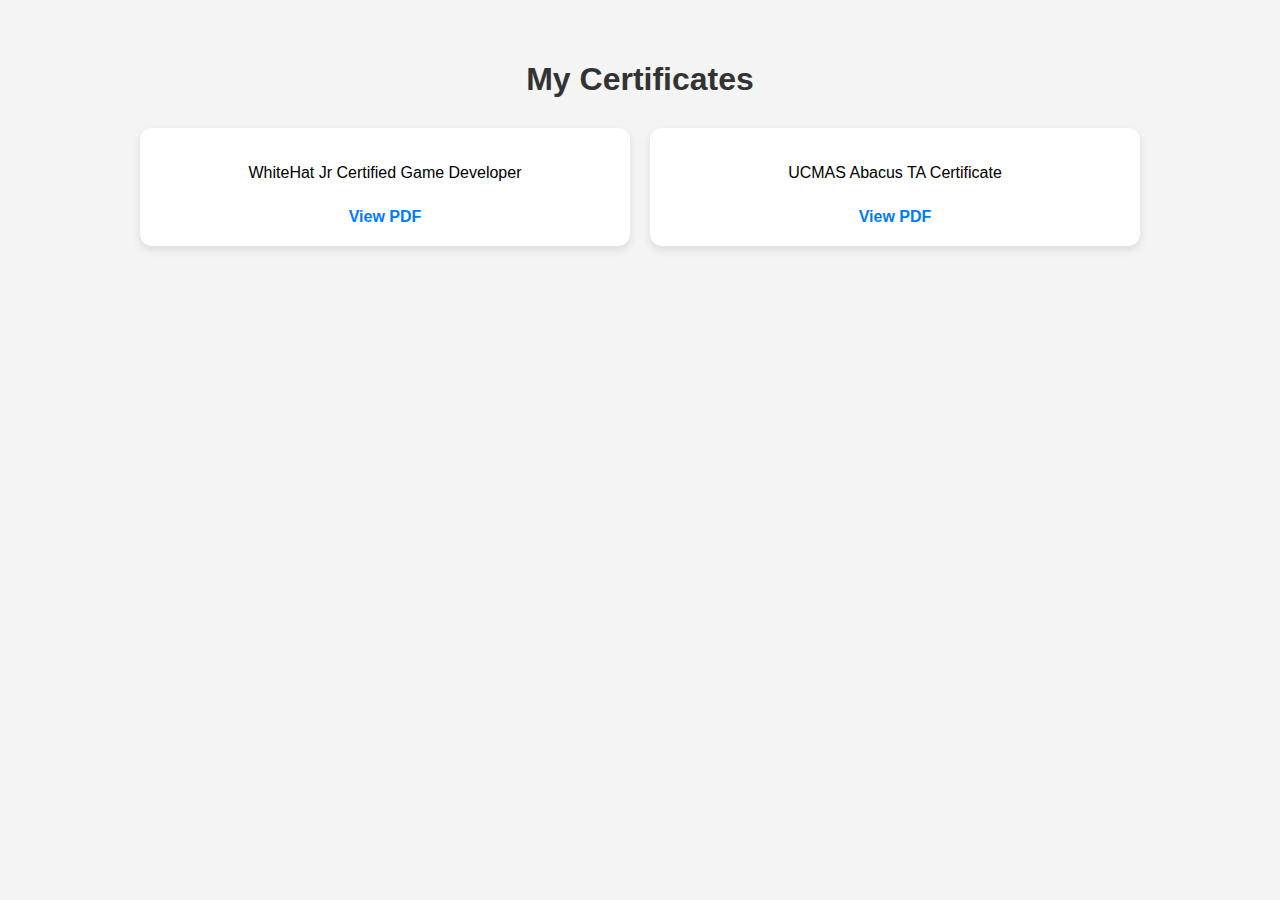
<file: certificates/index.html>
<!DOCTYPE html>
<html lang="en">
<head>
  <meta charset="UTF-8">
  <title>Certificates – Naghul Adhithya</title>
  <link rel="stylesheet" href="style.css">
</head>
<body>

  <h1>My Certificates</h1>

  <div class="container">

    <div class="card">
      <p>WhiteHat Jr Certified Game Developer</p>
      <a href="whitehat.pdf" target="_blank">View PDF</a>
    </div>

    <div class="card">
      <p>UCMAS Abacus TA Certificate</p>
      <a href="ucmas.pdf" target="_blank">View PDF</a>
    </div>

    <!-- Add more certificates like this -->
    <!--
    <div class="card">
      <p>NYAS Innovation Challenge</p>
      <a href="nyas.pdf" target="_blank">View PDF</a>
    </div>
    -->

  </div>

</body>
</html>
</file>
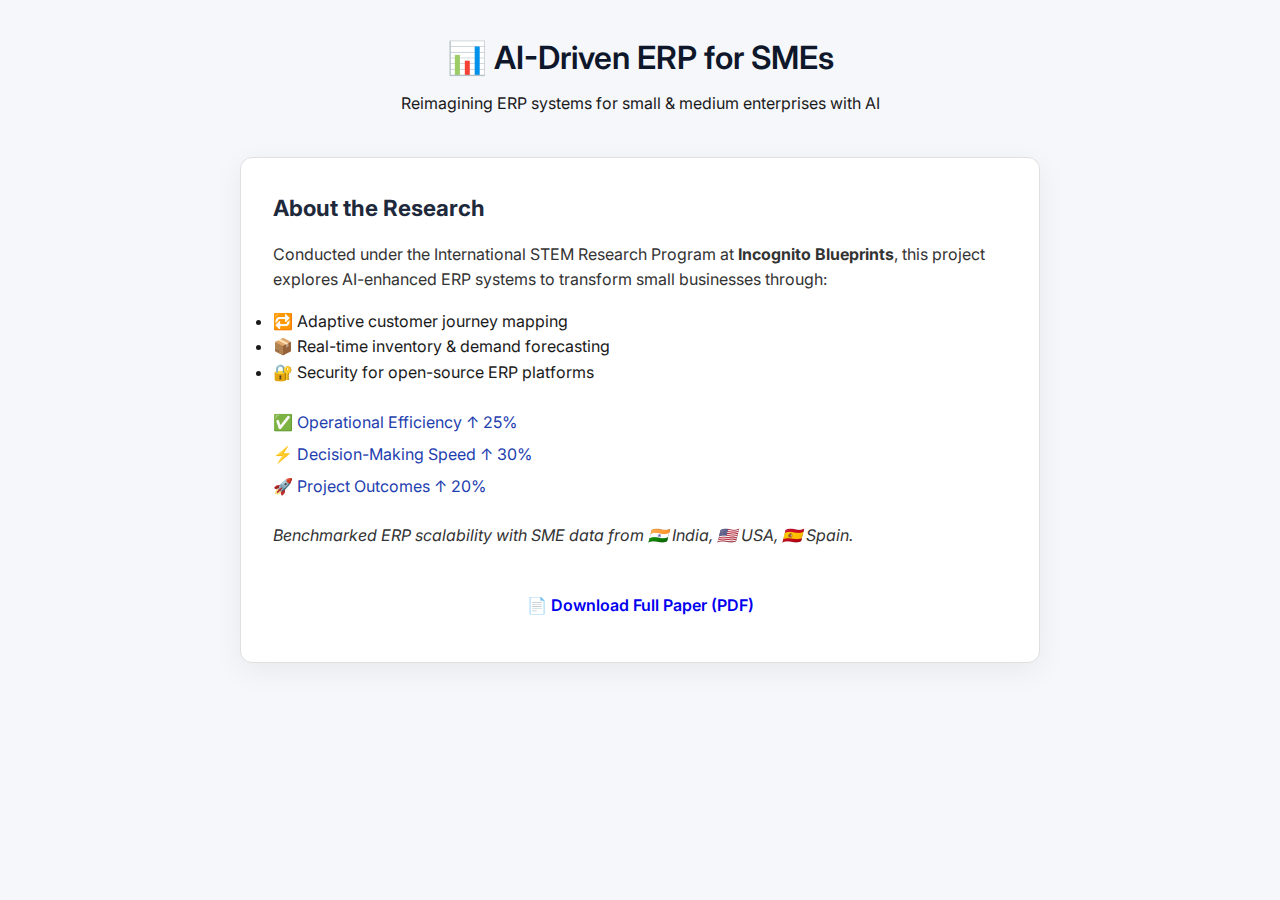
<file: incognito_blueprints/index.html>
<!DOCTYPE html>
<html lang="en">
<head>
  <meta charset="UTF-8" />
  <meta name="viewport" content="width=device-width, initial-scale=1.0" />
  <title>ERP Research - Naghul Adhithya</title>
  <link rel="stylesheet" href="style.css" />
  <link href="https://fonts.googleapis.com/css2?family=Inter:wght@400;600&display=swap" rel="stylesheet">
</head>
<body>
  <div class="container">
    <header>
      <h1>📊 AI-Driven ERP for SMEs</h1>
      <p>Reimagining ERP systems for small & medium enterprises with AI</p>
    </header>

    <section class="glass-card">
      <h2>About the Research</h2>
      <p>
        Conducted under the International STEM Research Program at <strong>Incognito Blueprints</strong>,
        this project explores AI-enhanced ERP systems to transform small businesses through:
      </p>

      <ul>
        <li>🔁 Adaptive customer journey mapping</li>
        <li>📦 Real-time inventory & demand forecasting</li>
        <li>🔐 Security for open-source ERP platforms</li>
      </ul>

      <div class="stats">
        <p>✅ Operational Efficiency ↑ 25%</p>
        <p>⚡ Decision-Making Speed ↑ 30%</p>
        <p>🚀 Project Outcomes ↑ 20%</p>
      </div>

      <p class="note">Benchmarked ERP scalability with SME data from 🇮🇳 India, 🇺🇸 USA, 🇪🇸 Spain.</p>

      <div class="button-row">
        <a href="incognito_blueprints.pdf" class="button" target="_blank">📄 Download Full Paper (PDF)</a>
      </div>
    </section>

  </div>
</body>
</html>
</file>
<file: certificates/style.css>
body {
  font-family: Arial, sans-serif;
  background: #f4f4f4;
  padding: 40px;
  margin: 0;
}

h1 {
  text-align: center;
  color: #333;
  margin-bottom: 30px;
}

.container {
  max-width: 1000px;
  margin: auto;
  display: grid;
  grid-template-columns: repeat(auto-fit, minmax(280px, 1fr));
  gap: 20px;
}

.card {
  background: white;
  padding: 20px;
  border-radius: 12px;
  box-shadow: 0 4px 10px rgba(0, 0, 0, 0.1);
  text-align: center;
  transition: transform 0.2s ease;
}

.card:hover {
  transform: translateY(-5px);
}

.card a {
  display: inline-block;
  margin-top: 10px;
  text-decoration: none;
  color: #007BFF;
  font-weight: bold;
}

.card a:hover {
  color: #0056b3;
}
</file>
<file: incognito_blueprints/style.css>
* {
  margin: 0;
  padding: 0;
  box-sizing: border-box;
}

body {
  font-family: 'Inter', sans-serif;
  background-color: #f5f7fa;
  color: #1a1a1a;
  line-height: 1.6;
  padding: 2rem;
}

.container {
  max-width: 800px;
  margin: 0 auto;
}

header {
  text-align: center;
  margin-bottom: 2.5rem;
}

header h1 {
  font-size: 2rem;
  font-weight: 600;
  margin-bottom: 0.5rem;
  color: #0f172a;
}

header .subtitle {
  font-size: 1rem;
  color: #555;
}

.glass-card {
  background: #ffffff;
  padding: 2rem;
  border-radius: 12px;
  box-shadow: 0 8px 30px rgba(0, 0, 0, 0.06);
  border: 1px solid #e0e0e0;
}

.glass-card h2 {
  font-size: 1.4rem;
  margin-bottom: 1rem;
  color: #1e293b;
}

.glass-card p {
  margin-bottom: 1rem;
  font-size: 1rem;
  color: #333;
}

.features {
  margin: 1rem 0;
  padding-left: 1rem;
}

.features li {
  margin-bottom: 0.5rem;
  list-style-type: disc;
  color: #444;
}

.stats {
  margin-top: 1.5rem;
  font-size: 0.95rem;
}

.stats p {
  margin-bottom: 0.4rem;
  color: #1e40af;
}

.note {
  margin-top: 1.5rem;
  font-style: italic;
  font-size: 0.95rem;
  color: #555;
}

.button-row {
  display: flex;
  flex-direction: column;
  gap: 1rem;
  margin-top: 2rem;
}

.button {
  text-decoration: none;
  padding: 0.75rem 1.5rem;
  font-weight: 600;
  border-radius: 8px;
  text-align: center;
  transition: all 0.2s ease;
}

.button.primary {
  background-color: #1e40af;
  color: white;
}

.button.primary:hover {
  background-color: #1e3a8a;
}

.button.secondary {
  background-color: #e2e8f0;
  color: #1e293b;
}

.button.secondary:hover {
  background-color: #cbd5e1;
}

footer {
  text-align: center;
  margin-top: 3rem;
  font-size: 0.85rem;
  color: #666;
}

@media (max-width: 600px) {
  .button-row {
    flex-direction: column;
  }
}
</file>
